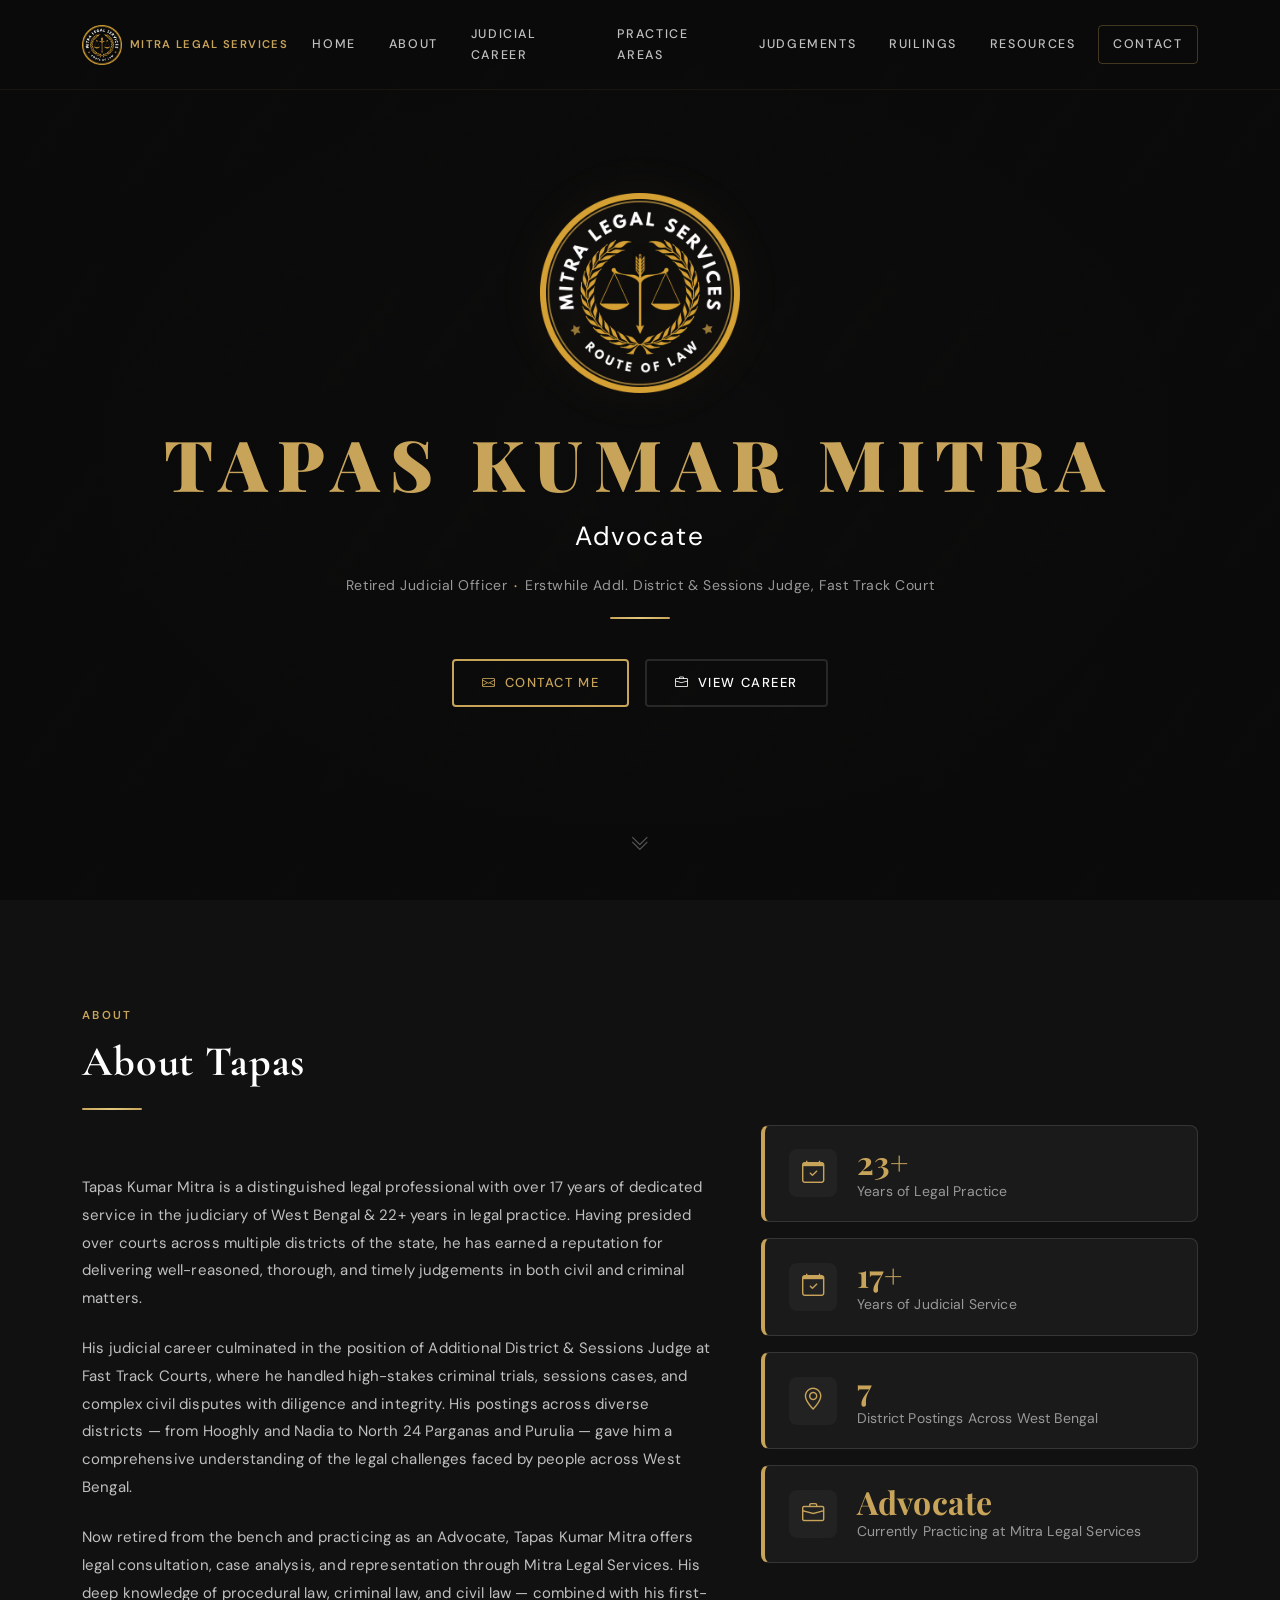
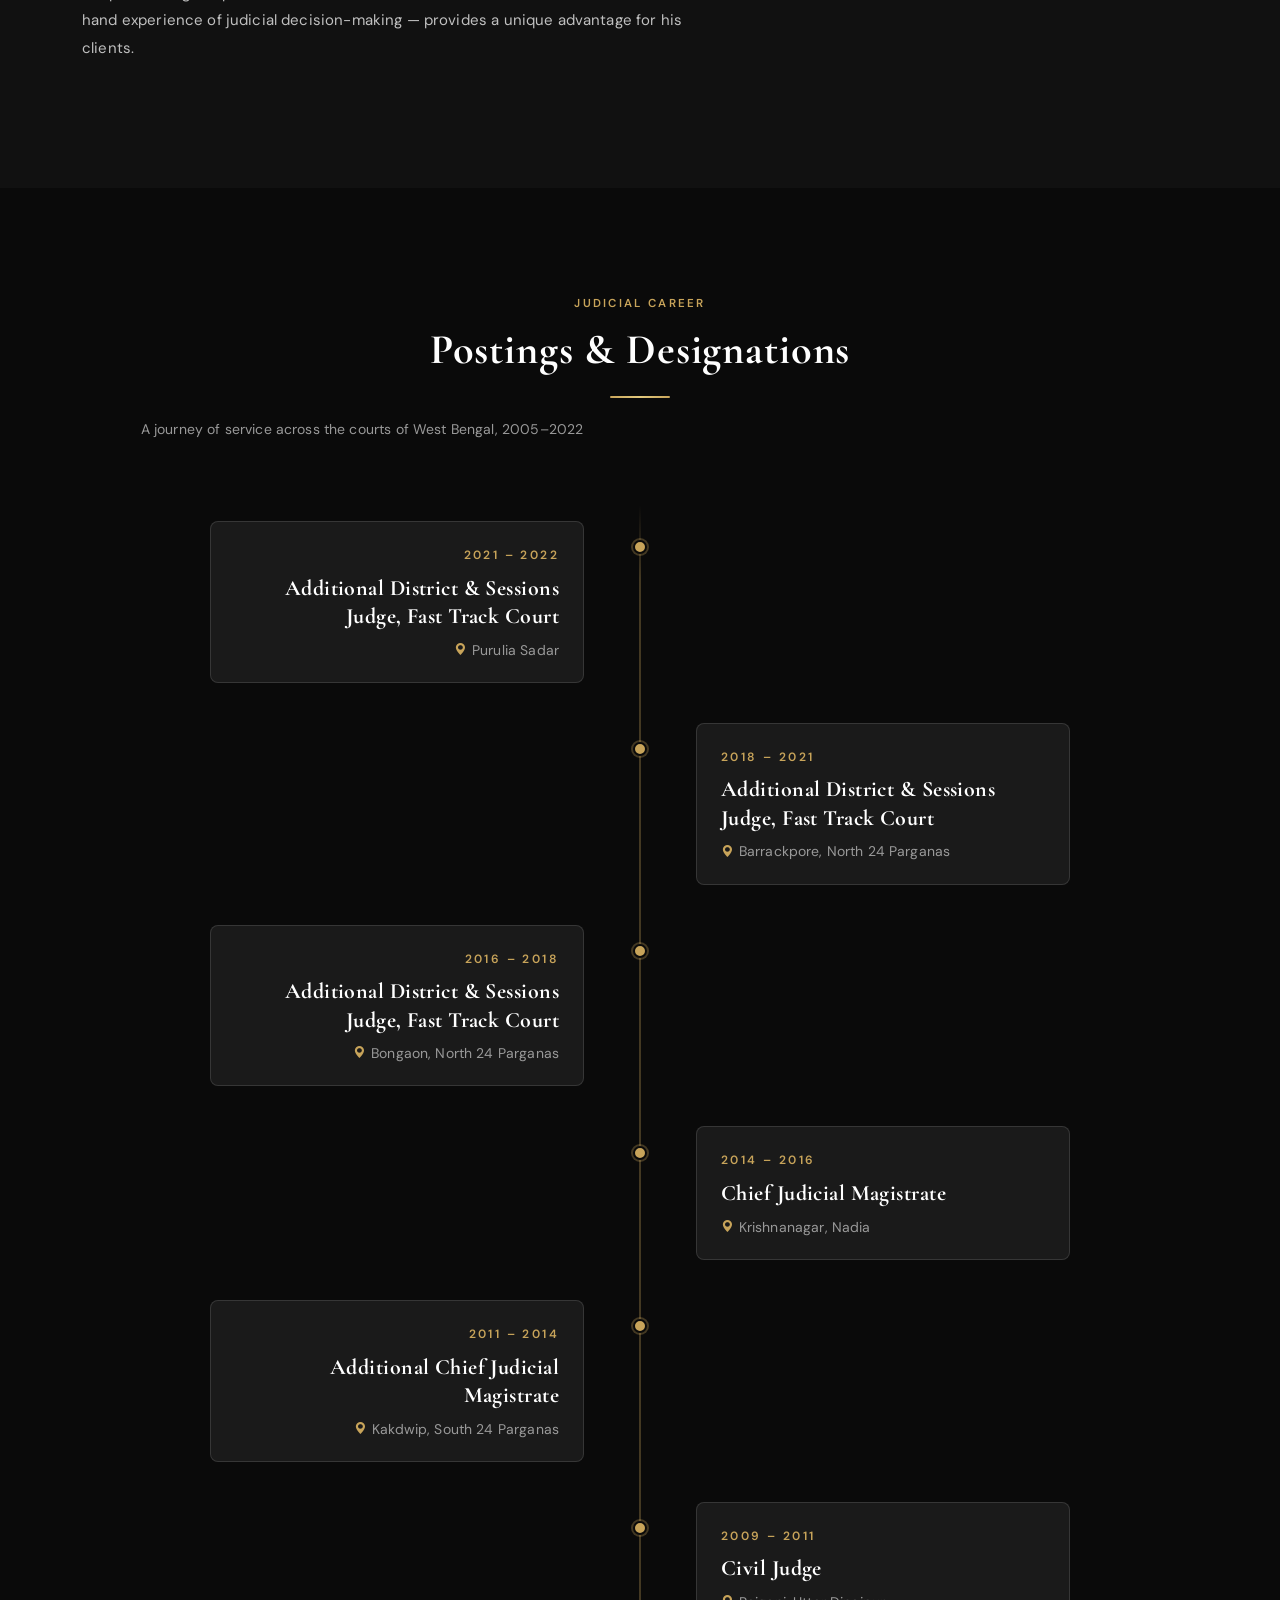
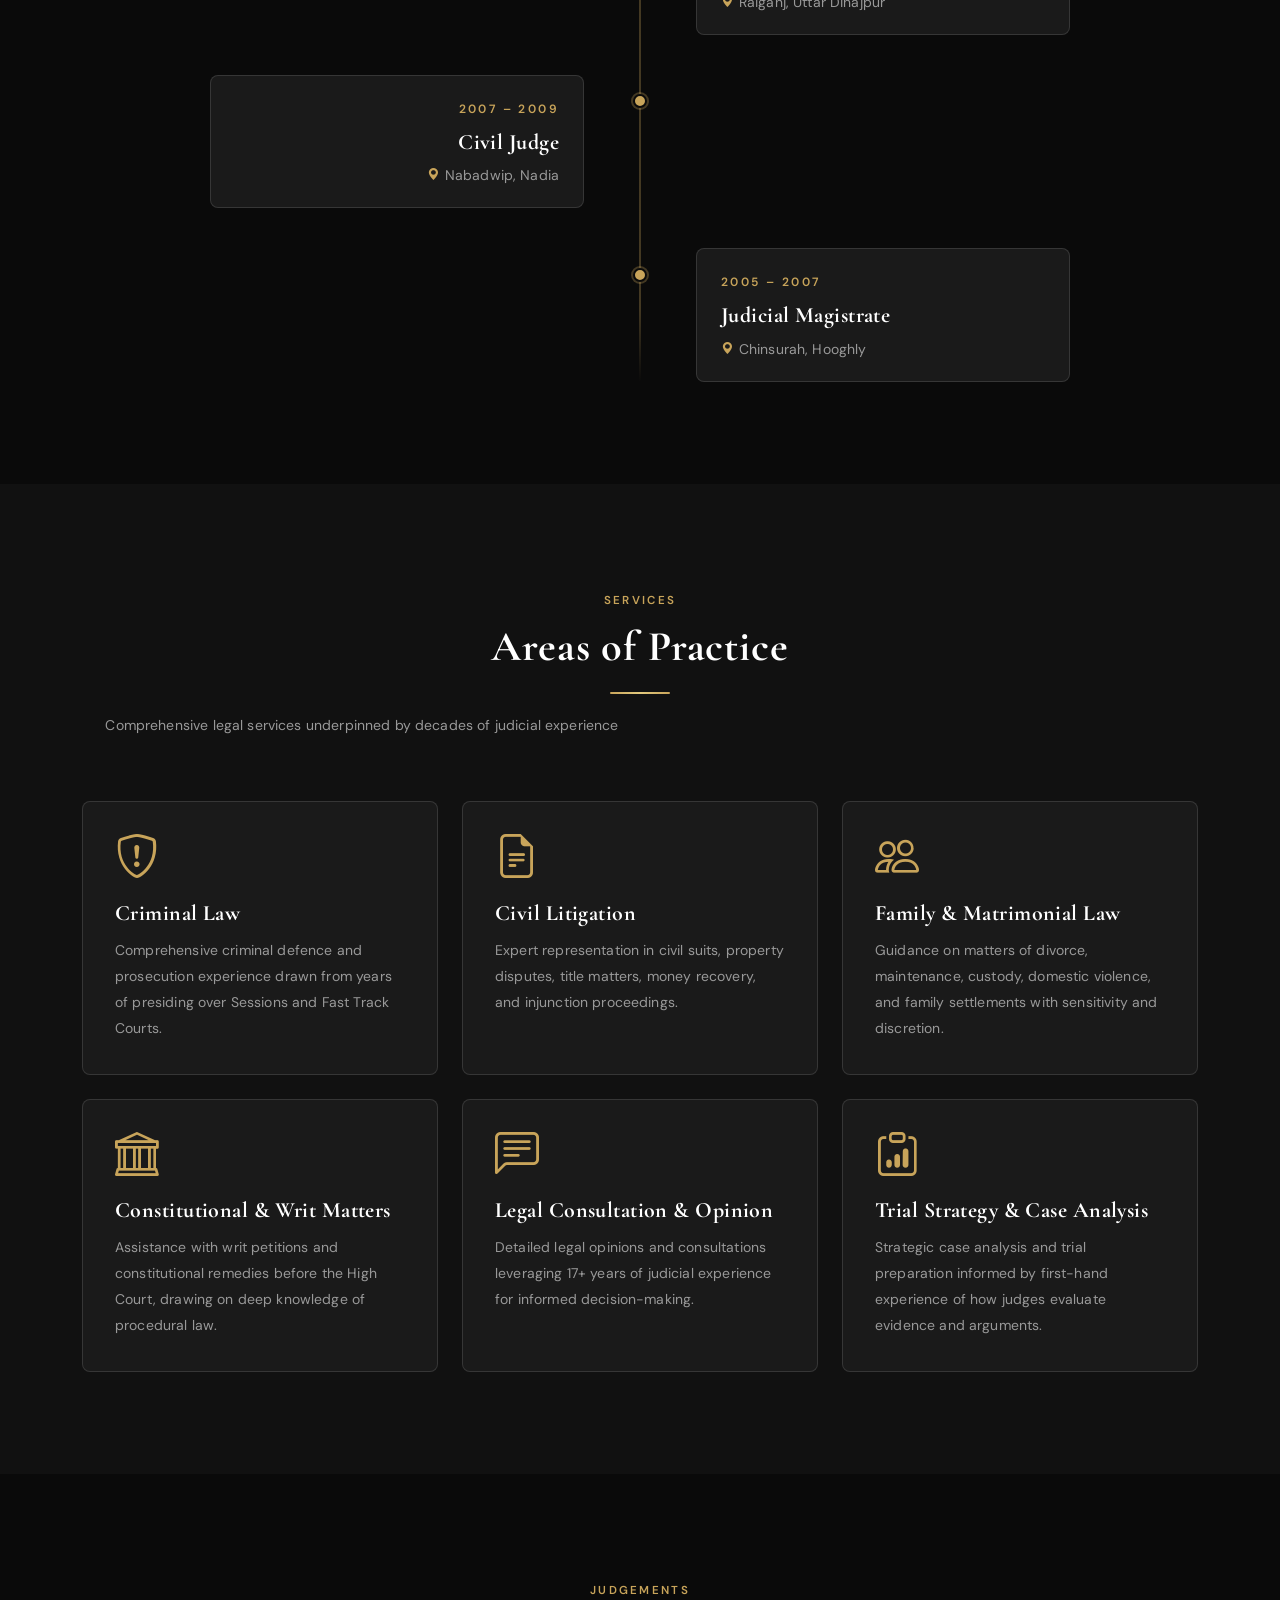
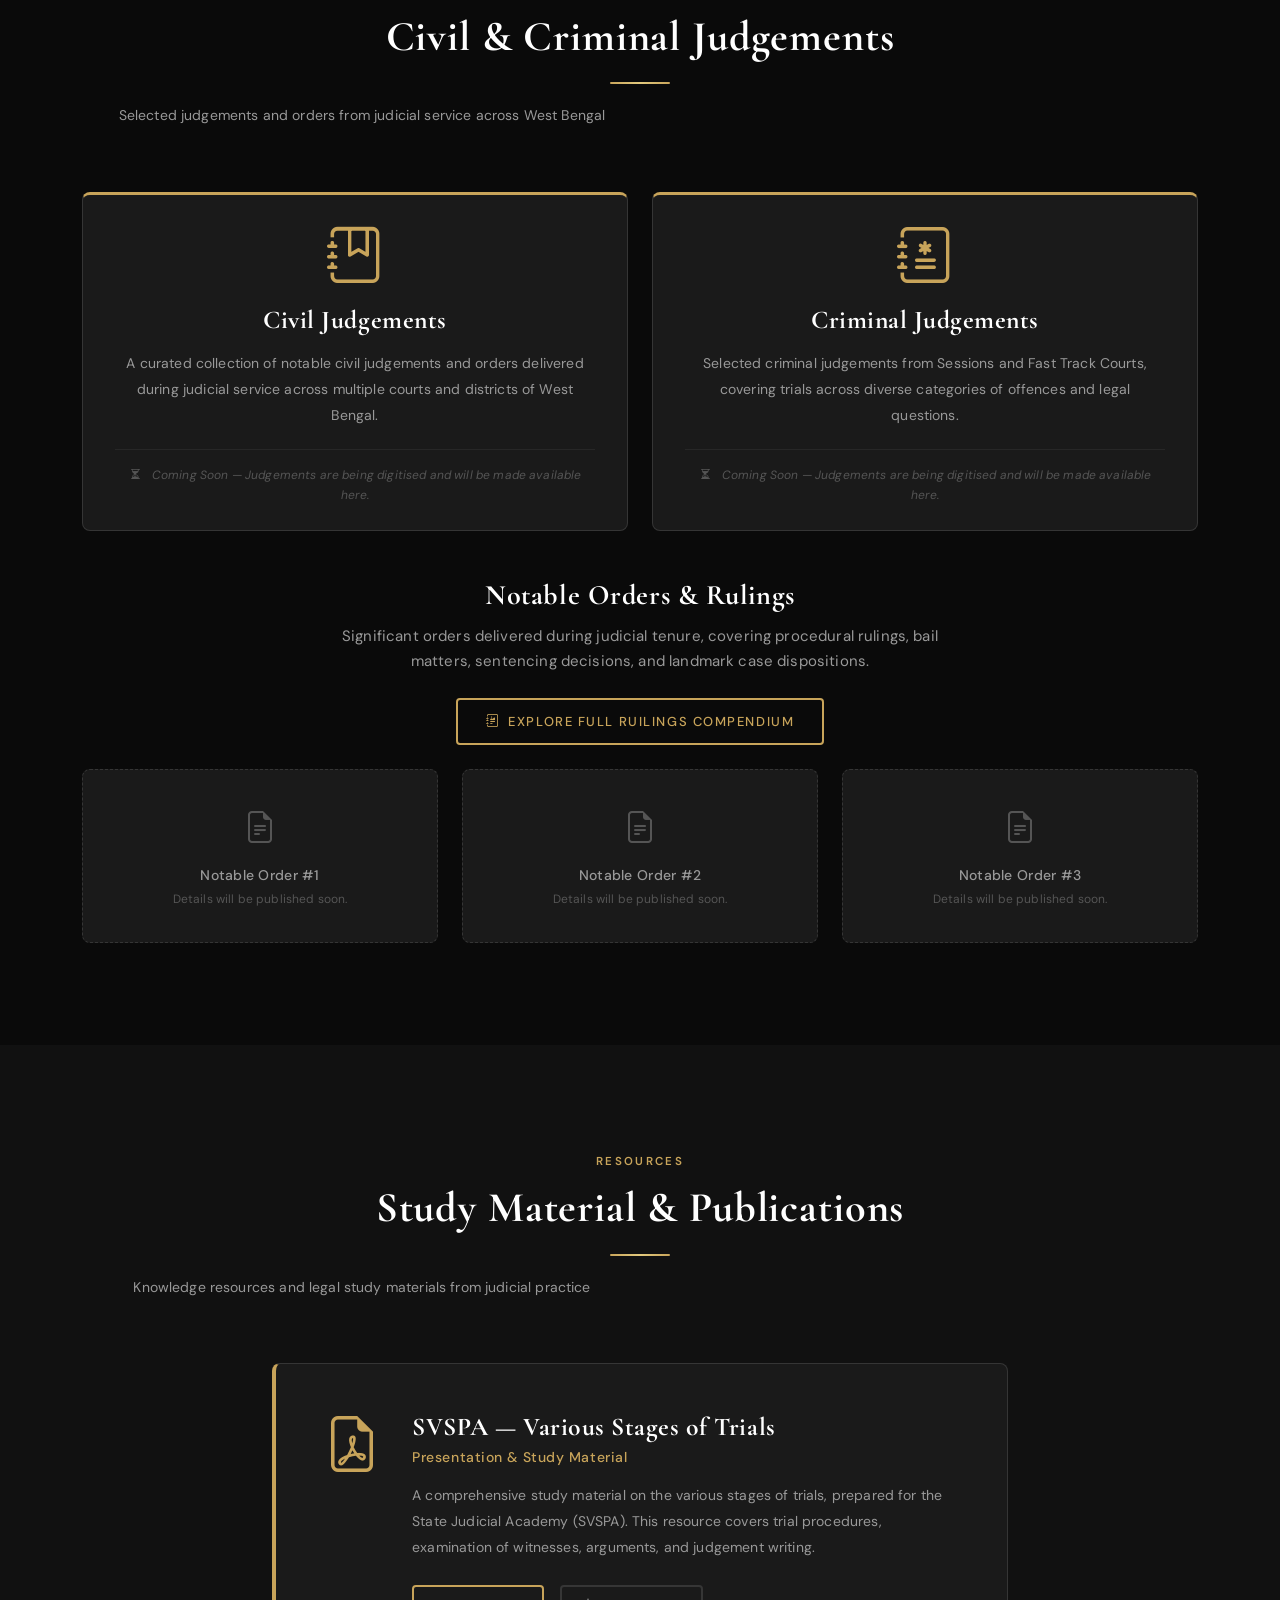
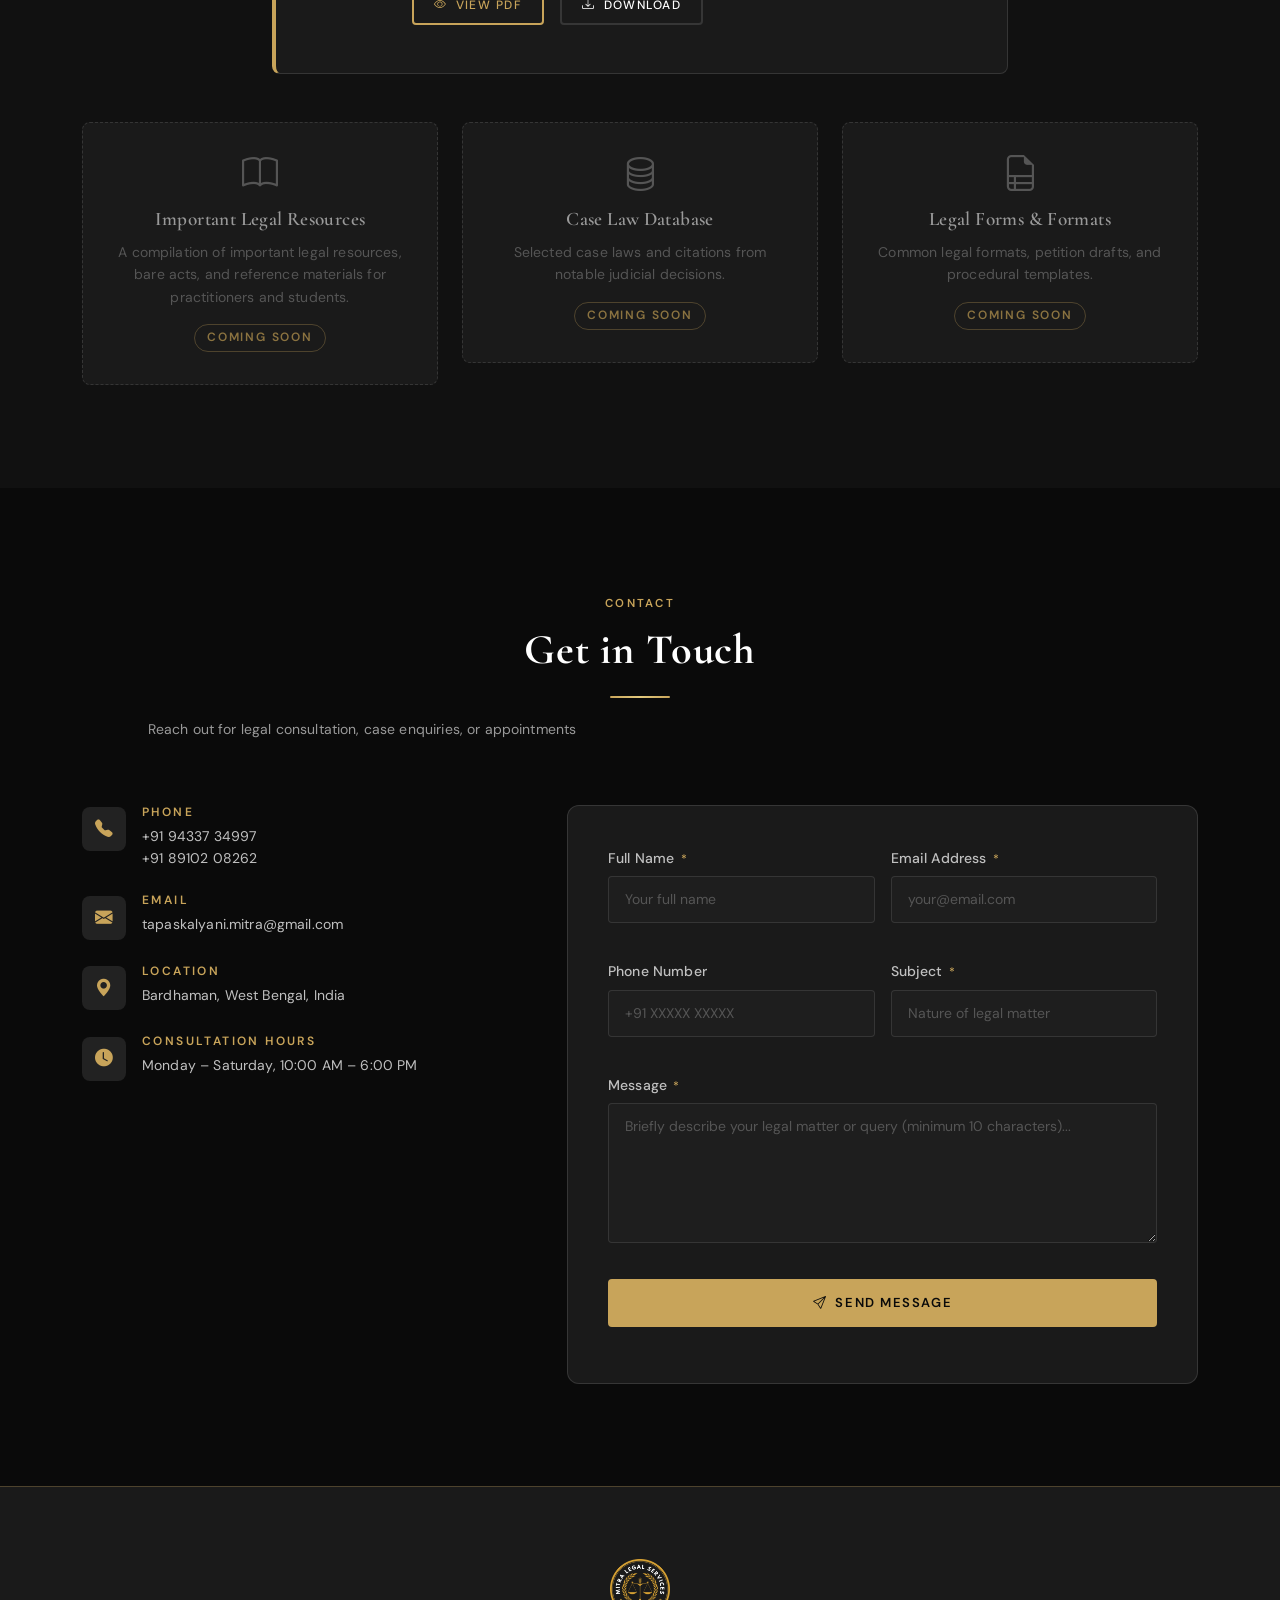
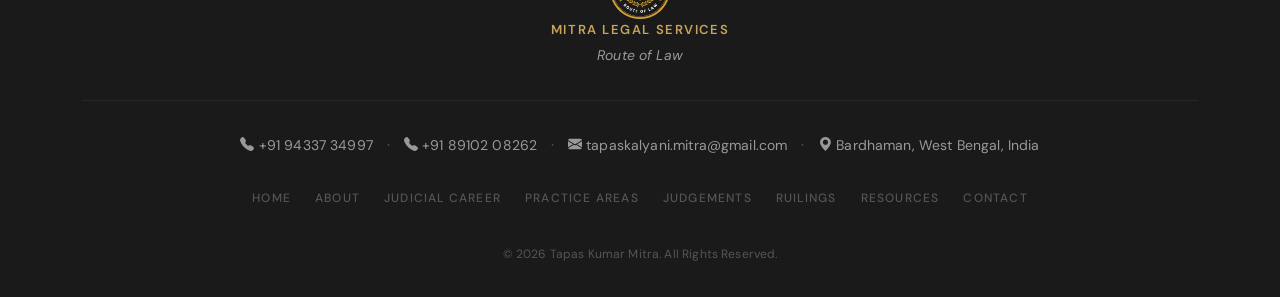
<file: index.html>
<!DOCTYPE html>
<html lang="en" data-bs-theme="dark">
<head>
  <meta charset="UTF-8">
  <meta name="viewport" content="width=device-width, initial-scale=1.0">
  <meta http-equiv="X-UA-Compatible" content="IE=edge">

  <!-- Primary Meta Tags -->
  <title>Tapas Kumar Mitra — Advocate | Mitra Legal Services | Route of Law</title>
  <meta name="title" content="Tapas Kumar Mitra — Advocate | Mitra Legal Services | Route of Law">
  <meta name="description" content="Tapas Kumar Mitra is an Advocate and Retired Judicial Officer (Erstwhile Additional District &amp; Sessions Judge, Fast Track Court). Legal consultation and representation through Mitra Legal Services, Bardhaman, West Bengal, India. 17+ years of judicial experience.">
  <meta name="keywords" content="Tapas Kumar Mitra, Advocate, Mitra Legal Services, Retired Judicial Officer, Additional District Sessions Judge, Fast Track Court, Bardhaman, West Bengal, Legal Services, Criminal Law, Civil Law, Lawyer India">
  <meta name="author" content="Tapas Kumar Mitra">
  <meta name="robots" content="index, follow">
  <link rel="canonical" href="https://tapasmitra.com/">

  <!-- Open Graph -->
  <meta property="og:type" content="website">
  <meta property="og:url" content="https://tapasmitra.com/">
  <meta property="og:title" content="Tapas Kumar Mitra — Advocate | Mitra Legal Services">
  <meta property="og:description" content="Advocate and Retired Judicial Officer with 17+ years of judicial experience & 22+ years of legal practice. Legal consultation through Mitra Legal Services, Bardhaman, West Bengal.">
  <meta property="og:image" content="https://tapasmitra.com/assets/img/og-image.jpg">
  <meta property="og:image:width" content="1200">
  <meta property="og:image:height" content="630">
  <meta property="og:locale" content="en_IN">
  <meta property="og:site_name" content="Mitra Legal Services">

  <!-- Twitter -->
  <meta property="twitter:card" content="summary_large_image">
  <meta property="twitter:url" content="https://tapasmitra.com/">
  <meta property="twitter:title" content="Tapas Kumar Mitra — Advocate | Mitra Legal Services">
  <meta property="twitter:description" content="Advocate and Retired Judicial Officer. Legal consultation through Mitra Legal Services, Bardhaman, West Bengal.">
  <meta property="twitter:image" content="https://tapasmitra.com/assets/img/og-image.jpg">

  <!-- Geo Tags -->
  <meta name="geo.region" content="IN-WB">
  <meta name="geo.placename" content="Bardhaman">

  <!-- Favicons -->
  <link rel="icon" type="image/png" sizes="32x32" href="assets/img/favicon-32x32.png">
  <link rel="icon" type="image/png" sizes="16x16" href="assets/img/favicon-16x16.png">
  <link rel="apple-touch-icon" sizes="180x180" href="assets/img/apple-touch-icon.png">
  <link rel="shortcut icon" href="favicon.ico">

  <!-- Theme Color -->
  <meta name="theme-color" content="#0A0A0A">
  <meta name="msapplication-TileColor" content="#0A0A0A">

  <!-- Structured Data (JSON-LD) -->
  <script type="application/ld+json">
  {
    "@context": "https://schema.org",
    "@type": "Attorney",
    "name": "Tapas Kumar Mitra",
    "alternateName": "Mitra Legal Services",
    "description": "Advocate and Retired Judicial Officer (Erstwhile Additional District & Sessions Judge, Fast Track Court) offering legal consultation and representation.",
    "url": "https://tapasmitra.com",
    "telephone": ["+91-94337-34997", "+91-89102-08262"],
    "email": "tapaskalyani.mitra@gmail.com",
    "address": {
      "@type": "PostalAddress",
      "addressLocality": "Bardhaman",
      "addressRegion": "West Bengal",
      "addressCountry": "IN"
    },
    "knowsAbout": ["Criminal Law", "Civil Litigation", "Family Law", "Constitutional Law", "Trial Strategy"],
    "hasCredential": {
      "@type": "EducationalOccupationalCredential",
      "credentialCategory": "Retired Judicial Officer"
    },
    "areaServed": {
      "@type": "State",
      "name": "West Bengal"
    },
    "slogan": "Route of Law"
  }
  </script>

  <!-- Preconnect -->
  <link rel="preconnect" href="https://fonts.googleapis.com">
  <link rel="preconnect" href="https://fonts.gstatic.com" crossorigin>
  <link rel="preconnect" href="https://cdn.jsdelivr.net" crossorigin>

  <!-- Google Fonts -->
  <link href="https://fonts.googleapis.com/css2?family=Playfair+Display:wght@700;900&family=Cormorant+Garamond:wght@500;600;700&family=DM+Sans:opsz,wght@9..40,400;9..40,500;9..40,600&display=swap" rel="stylesheet">

  <!-- Bootstrap 5.3 CSS -->
  <link href="https://cdn.jsdelivr.net/npm/bootstrap@5.3.3/dist/css/bootstrap.min.css" rel="stylesheet">

  <!-- Bootstrap Icons -->
  <link href="https://cdn.jsdelivr.net/npm/bootstrap-icons@1.11.3/font/bootstrap-icons.min.css" rel="stylesheet">

  <!-- Custom CSS (after Bootstrap to override) -->
  <link href="assets/css/style.css" rel="stylesheet">
</head>
<body>

  <!-- ═══════════════════════════════════════════════════════
       PRELOADER
  ════════════════════════════════════════════════════════ -->
  <div id="preloader" aria-hidden="true">
    <div class="preloader-inner">
      <img src="assets/img/logo.png" alt="" class="preloader-logo" width="80" height="80">
      <div class="preloader-ring"></div>
    </div>
  </div>

  <!-- Skip to main content (accessibility) -->
  <a href="#main-content" class="skip-link">Skip to main content</a>

  <!-- ═══════════════════════════════════════════════════════
       NAVIGATION
  ════════════════════════════════════════════════════════ -->
  <header>
    <nav id="mainNav" class="navbar navbar-expand-lg navbar-dark fixed-top" aria-label="Primary navigation">
      <div class="container">

        <!-- Brand -->
        <a class="navbar-brand d-flex align-items-center gap-2" href="#hero" aria-label="Mitra Legal Services — Home">
          <img src="assets/img/logo.png" alt="Mitra Legal Services Logo" class="navbar-logo" width="40" height="40" loading="eager">
          <span class="navbar-brand-text">MITRA LEGAL SERVICES</span>
        </a>

        <!-- Hamburger toggle (mobile) -->
        <button class="navbar-toggler border-0 p-2" type="button"
          data-bs-toggle="offcanvas"
          data-bs-target="#navOffcanvas"
          aria-controls="navOffcanvas"
          aria-label="Toggle navigation">
          <i class="bi bi-list fs-3" style="color: var(--gold-primary);"></i>
        </button>

        <!-- Desktop nav (hidden on mobile — offcanvas handles mobile) -->
        <div class="collapse navbar-collapse justify-content-end" id="navCollapse">
          <ul class="navbar-nav align-items-center gap-1">
            <li class="nav-item"><a class="nav-link" href="#hero">Home</a></li>
            <li class="nav-item"><a class="nav-link" href="#about">About</a></li>
            <li class="nav-item"><a class="nav-link" href="#career">Judicial Career</a></li>
            <li class="nav-item"><a class="nav-link" href="#practice">Practice Areas</a></li>
            <li class="nav-item"><a class="nav-link" href="#judgements">Judgements</a></li>
            <li class="nav-item"><a class="nav-link" href="/ruilings">Ruilings</a></li>
            <li class="nav-item"><a class="nav-link" href="#resources">Resources</a></li>
            <li class="nav-item ms-1">
              <a class="nav-link nav-cta" href="#contact">Contact</a>
            </li>
          </ul>
        </div>

      </div>
    </nav>

    <!-- ── Offcanvas mobile nav ── -->
    <div class="offcanvas offcanvas-end" tabindex="-1" id="navOffcanvas" aria-labelledby="navOffcanvasLabel">
      <div class="offcanvas-header">
        <div class="d-flex align-items-center gap-2" id="navOffcanvasLabel">
          <img src="assets/img/logo.png" alt="Mitra Legal Services Logo" width="36" height="36">
          <span class="offcanvas-brand-text">MITRA LEGAL SERVICES</span>
        </div>
        <button type="button" class="btn-close-custom" data-bs-dismiss="offcanvas" aria-label="Close navigation">
          <i class="bi bi-x-lg" aria-hidden="true"></i>
        </button>
      </div>
      <div class="offcanvas-body d-flex flex-column">
        <ul class="navbar-nav flex-column gap-1 mb-4">
          <li class="nav-item">
            <a class="nav-link offcanvas-nav-link" href="#hero" data-bs-dismiss="offcanvas">
              <i class="bi bi-house me-2" aria-hidden="true"></i>Home
            </a>
          </li>
          <li class="nav-item">
            <a class="nav-link offcanvas-nav-link" href="#about" data-bs-dismiss="offcanvas">
              <i class="bi bi-person me-2" aria-hidden="true"></i>About
            </a>
          </li>
          <li class="nav-item">
            <a class="nav-link offcanvas-nav-link" href="#career" data-bs-dismiss="offcanvas">
              <i class="bi bi-briefcase me-2" aria-hidden="true"></i>Judicial Career
            </a>
          </li>
          <li class="nav-item">
            <a class="nav-link offcanvas-nav-link" href="#practice" data-bs-dismiss="offcanvas">
              <i class="bi bi-journal-text me-2" aria-hidden="true"></i>Practice Areas
            </a>
          </li>
          <li class="nav-item">
            <a class="nav-link offcanvas-nav-link" href="#judgements" data-bs-dismiss="offcanvas">
              <i class="bi bi-book me-2" aria-hidden="true"></i>Judgements
            </a>
          </li>
          <li class="nav-item">
            <a class="nav-link offcanvas-nav-link" href="/ruilings" data-bs-dismiss="offcanvas">
              <i class="bi bi-grid-3x3-gap me-2" aria-hidden="true"></i>Ruilings
            </a>
          </li>
          <li class="nav-item">
            <a class="nav-link offcanvas-nav-link" href="#resources" data-bs-dismiss="offcanvas">
              <i class="bi bi-folder2 me-2" aria-hidden="true"></i>Resources
            </a>
          </li>
          <li class="nav-item">
            <a class="nav-link offcanvas-nav-link" href="#contact" data-bs-dismiss="offcanvas">
              <i class="bi bi-envelope me-2" aria-hidden="true"></i>Contact
            </a>
          </li>
        </ul>

        <div class="offcanvas-footer mt-auto pt-3">
          <p class="mb-1 offcanvas-contact-line">
            <i class="bi bi-telephone-fill me-2" aria-hidden="true"></i>
            <a href="tel:+919433734997">+91 94337 34997</a>
          </p>
          <p class="mb-0 offcanvas-contact-line">
            <i class="bi bi-envelope-fill me-2" aria-hidden="true"></i>
            <a href="mailto:tapaskalyani.mitra@gmail.com">tapaskalyani.mitra@gmail.com</a>
          </p>
        </div>
      </div>
    </div>
  </header>

  <!-- ═══════════════════════════════════════════════════════
       MAIN CONTENT
  ════════════════════════════════════════════════════════ -->
  <main id="main-content">

    <!-- ─────────────────────────────────────────────────
         HERO SECTION
    ──────────────────────────────────────────────────── -->
    <section id="hero" class="hero-section" aria-labelledby="hero-name">
      <div class="hero-bg-pattern" aria-hidden="true"></div>
      <div class="hero-vignette" aria-hidden="true"></div>

      <div class="container h-100 d-flex align-items-center justify-content-center">
        <div class="hero-content text-center">

          <div class="hero-logo-wrap">
            <img
              src="assets/img/logo.png"
              alt="Mitra Legal Services — Scales of Justice Seal"
              class="hero-logo"
              width="200"
              height="200"
              loading="eager"
            >
          </div>

          <h1 id="hero-name" class="hero-name">TAPAS KUMAR MITRA</h1>

          <p class="hero-title">Advocate</p>

          <p class="hero-tagline">
            Retired Judicial Officer
            <span class="hero-separator" aria-hidden="true">&nbsp;•&nbsp;</span>
            Erstwhile Addl. District &amp; Sessions Judge, Fast Track Court
          </p>

          <div class="gold-rule mx-auto hero-rule" aria-hidden="true"></div>

          <div class="hero-cta d-flex flex-wrap justify-content-center gap-3">
            <a href="#contact" class="btn btn-gold-outline">
              <i class="bi bi-envelope me-2" aria-hidden="true"></i>Contact Me
            </a>
            <a href="#career" class="btn btn-ghost">
              <i class="bi bi-briefcase me-2" aria-hidden="true"></i>View Career
            </a>
          </div>

        </div>
      </div>

      <div class="scroll-indicator" id="scrollIndicator" aria-hidden="true">
        <i class="bi bi-chevron-double-down"></i>
      </div>
    </section>

    <!-- ─────────────────────────────────────────────────
         ABOUT
    ──────────────────────────────────────────────────── -->
    <section id="about" class="section section-alt" aria-labelledby="about-heading">
      <div class="container">
        <div class="row g-5 align-items-center">

          <!-- Bio -->
          <div class="col-lg-7">
            <div class="section-heading animate-on-scroll">
              <span class="section-label">ABOUT</span>
              <h2 class="section-title" id="about-heading">About Tapas</h2>
              <div class="gold-rule"></div>
            </div>
            <div class="about-bio animate-on-scroll" data-delay="100">
              <p>Tapas Kumar Mitra is a distinguished legal professional with over 17 years of dedicated service in the judiciary of West Bengal & 22+ years in legal practice. Having presided over courts across multiple districts of the state, he has earned a reputation for delivering well-reasoned, thorough, and timely judgements in both civil and criminal matters.</p>
              <p>His judicial career culminated in the position of Additional District &amp; Sessions Judge at Fast Track Courts, where he handled high-stakes criminal trials, sessions cases, and complex civil disputes with diligence and integrity. His postings across diverse districts — from Hooghly and Nadia to North 24 Parganas and Purulia — gave him a comprehensive understanding of the legal challenges faced by people across West Bengal.</p>
              <p>Now retired from the bench and practicing as an Advocate, Tapas Kumar Mitra offers legal consultation, case analysis, and representation through Mitra Legal Services. His deep knowledge of procedural law, criminal law, and civil law — combined with his first-hand experience of judicial decision-making — provides a unique advantage for his clients.</p>
            </div>
          </div>

          <!-- Stats -->
          <div class="col-lg-5">
            <div class="d-flex flex-column gap-3">

              <div class="stat-card animate-on-scroll" data-delay="150">
                <div class="stat-icon" aria-hidden="true">
                  <i class="bi bi-calendar-check"></i>
                </div>
                <div class="stat-body">
                  <div class="stat-number">23+</div>
                  <div class="stat-label">Years of Legal Practice</div>
                </div>
              </div>

              <div class="stat-card animate-on-scroll" data-delay="150">
                <div class="stat-icon" aria-hidden="true">
                  <i class="bi bi-calendar-check"></i>
                </div>
                <div class="stat-body">
                  <div class="stat-number">17+</div>
                  <div class="stat-label">Years of Judicial Service</div>
                </div>
              </div>

              <div class="stat-card animate-on-scroll" data-delay="250">
                <div class="stat-icon" aria-hidden="true">
                  <i class="bi bi-geo-alt"></i>
                </div>
                <div class="stat-body">
                  <div class="stat-number">7</div>
                  <div class="stat-label">District Postings Across West Bengal</div>
                </div>
              </div>

              <div class="stat-card animate-on-scroll" data-delay="350">
                <div class="stat-icon" aria-hidden="true">
                  <i class="bi bi-briefcase"></i>
                </div>
                <div class="stat-body">
                  <div class="stat-number">Advocate</div>
                  <div class="stat-label">Currently Practicing at Mitra Legal Services</div>
                </div>
              </div>

            </div>
          </div>

        </div>
      </div>
    </section>

    <!-- ─────────────────────────────────────────────────
         JUDICIAL CAREER TIMELINE
    ──────────────────────────────────────────────────── -->
    <section id="career" class="section" aria-labelledby="career-heading">
      <div class="container">

        <div class="section-heading text-center animate-on-scroll">
          <span class="section-label">JUDICIAL CAREER</span>
          <h2 class="section-title" id="career-heading">Postings &amp; Designations</h2>
          <div class="gold-rule mx-auto"></div>
          <p class="section-subtitle">A journey of service across the courts of West Bengal, 2005–2022</p>
        </div>

        <ol class="timeline" aria-label="Judicial career timeline — most recent first">

          <li class="timeline-item timeline-right animate-on-scroll" data-delay="0">
            <div class="timeline-marker" aria-hidden="true"><span></span></div>
            <article class="timeline-content">
              <time class="timeline-date" datetime="2021/2022">2021 – 2022</time>
              <h3 class="timeline-role">Additional District &amp; Sessions Judge, Fast Track Court</h3>
              <p class="timeline-location">
                <i class="bi bi-geo-alt-fill" aria-hidden="true"></i>
                Purulia Sadar
              </p>
            </article>
          </li>

          <li class="timeline-item timeline-left animate-on-scroll" data-delay="100">
            <div class="timeline-marker" aria-hidden="true"><span></span></div>
            <article class="timeline-content">
              <time class="timeline-date" datetime="2018/2021">2018 – 2021</time>
              <h3 class="timeline-role">Additional District &amp; Sessions Judge, Fast Track Court</h3>
              <p class="timeline-location">
                <i class="bi bi-geo-alt-fill" aria-hidden="true"></i>
                Barrackpore, North 24 Parganas
              </p>
            </article>
          </li>

          <li class="timeline-item timeline-right animate-on-scroll" data-delay="200">
            <div class="timeline-marker" aria-hidden="true"><span></span></div>
            <article class="timeline-content">
              <time class="timeline-date" datetime="2016/2018">2016 – 2018</time>
              <h3 class="timeline-role">Additional District &amp; Sessions Judge, Fast Track Court</h3>
              <p class="timeline-location">
                <i class="bi bi-geo-alt-fill" aria-hidden="true"></i>
                Bongaon, North 24 Parganas
              </p>
            </article>
          </li>

          <li class="timeline-item timeline-left animate-on-scroll" data-delay="300">
            <div class="timeline-marker" aria-hidden="true"><span></span></div>
            <article class="timeline-content">
              <time class="timeline-date" datetime="2014/2016">2014 – 2016</time>
              <h3 class="timeline-role">Chief Judicial Magistrate</h3>
              <p class="timeline-location">
                <i class="bi bi-geo-alt-fill" aria-hidden="true"></i>
                Krishnanagar, Nadia
              </p>
            </article>
          </li>

          <li class="timeline-item timeline-right animate-on-scroll" data-delay="400">
            <div class="timeline-marker" aria-hidden="true"><span></span></div>
            <article class="timeline-content">
              <time class="timeline-date" datetime="2011/2014">2011 – 2014</time>
              <h3 class="timeline-role">Additional Chief Judicial Magistrate</h3>
              <p class="timeline-location">
                <i class="bi bi-geo-alt-fill" aria-hidden="true"></i>
                Kakdwip, South 24 Parganas
              </p>
            </article>
          </li>

          <li class="timeline-item timeline-left animate-on-scroll" data-delay="500">
            <div class="timeline-marker" aria-hidden="true"><span></span></div>
            <article class="timeline-content">
              <time class="timeline-date" datetime="2009/2011">2009 – 2011</time>
              <h3 class="timeline-role">Civil Judge</h3>
              <p class="timeline-location">
                <i class="bi bi-geo-alt-fill" aria-hidden="true"></i>
                Raiganj, Uttar Dinajpur
              </p>
            </article>
          </li>

          <li class="timeline-item timeline-right animate-on-scroll" data-delay="600">
            <div class="timeline-marker" aria-hidden="true"><span></span></div>
            <article class="timeline-content">
              <time class="timeline-date" datetime="2007/2009">2007 – 2009</time>
              <h3 class="timeline-role">Civil Judge</h3>
              <p class="timeline-location">
                <i class="bi bi-geo-alt-fill" aria-hidden="true"></i>
                Nabadwip, Nadia
              </p>
            </article>
          </li>

          <li class="timeline-item timeline-left animate-on-scroll" data-delay="700">
            <div class="timeline-marker" aria-hidden="true"><span></span></div>
            <article class="timeline-content">
              <time class="timeline-date" datetime="2005/2007">2005 – 2007</time>
              <h3 class="timeline-role">Judicial Magistrate</h3>
              <p class="timeline-location">
                <i class="bi bi-geo-alt-fill" aria-hidden="true"></i>
                Chinsurah, Hooghly
              </p>
            </article>
          </li>

        </ol>
      </div>
    </section>

    <!-- ─────────────────────────────────────────────────
         PRACTICE AREAS
    ──────────────────────────────────────────────────── -->
    <section id="practice" class="section section-alt" aria-labelledby="practice-heading">
      <div class="container">

        <div class="section-heading text-center animate-on-scroll">
          <span class="section-label">SERVICES</span>
          <h2 class="section-title" id="practice-heading">Areas of Practice</h2>
          <div class="gold-rule mx-auto"></div>
          <p class="section-subtitle">Comprehensive legal services underpinned by decades of judicial experience</p>
        </div>

        <div class="row g-4">

          <div class="col-lg-4 col-md-6">
            <div class="practice-card h-100 animate-on-scroll" data-delay="0">
              <div class="practice-icon" aria-hidden="true">
                <i class="bi bi-shield-exclamation"></i>
              </div>
              <h3 class="practice-title">Criminal Law</h3>
              <p class="practice-desc">Comprehensive criminal defence and prosecution experience drawn from years of presiding over Sessions and Fast Track Courts.</p>
            </div>
          </div>

          <div class="col-lg-4 col-md-6">
            <div class="practice-card h-100 animate-on-scroll" data-delay="100">
              <div class="practice-icon" aria-hidden="true">
                <i class="bi bi-file-earmark-text"></i>
              </div>
              <h3 class="practice-title">Civil Litigation</h3>
              <p class="practice-desc">Expert representation in civil suits, property disputes, title matters, money recovery, and injunction proceedings.</p>
            </div>
          </div>

          <div class="col-lg-4 col-md-6">
            <div class="practice-card h-100 animate-on-scroll" data-delay="200">
              <div class="practice-icon" aria-hidden="true">
                <i class="bi bi-people"></i>
              </div>
              <h3 class="practice-title">Family &amp; Matrimonial Law</h3>
              <p class="practice-desc">Guidance on matters of divorce, maintenance, custody, domestic violence, and family settlements with sensitivity and discretion.</p>
            </div>
          </div>

          <div class="col-lg-4 col-md-6">
            <div class="practice-card h-100 animate-on-scroll" data-delay="300">
              <div class="practice-icon" aria-hidden="true">
                <i class="bi bi-bank"></i>
              </div>
              <h3 class="practice-title">Constitutional &amp; Writ Matters</h3>
              <p class="practice-desc">Assistance with writ petitions and constitutional remedies before the High Court, drawing on deep knowledge of procedural law.</p>
            </div>
          </div>

          <div class="col-lg-4 col-md-6">
            <div class="practice-card h-100 animate-on-scroll" data-delay="400">
              <div class="practice-icon" aria-hidden="true">
                <i class="bi bi-chat-left-text"></i>
              </div>
              <h3 class="practice-title">Legal Consultation &amp; Opinion</h3>
              <p class="practice-desc">Detailed legal opinions and consultations leveraging 17+ years of judicial experience for informed decision-making.</p>
            </div>
          </div>

          <div class="col-lg-4 col-md-6">
            <div class="practice-card h-100 animate-on-scroll" data-delay="500">
              <div class="practice-icon" aria-hidden="true">
                <i class="bi bi-clipboard-data"></i>
              </div>
              <h3 class="practice-title">Trial Strategy &amp; Case Analysis</h3>
              <p class="practice-desc">Strategic case analysis and trial preparation informed by first-hand experience of how judges evaluate evidence and arguments.</p>
            </div>
          </div>

        </div>
      </div>
    </section>

    <!-- ─────────────────────────────────────────────────
         JUDGEMENTS & NOTABLE ORDERS
    ──────────────────────────────────────────────────── -->
    <section id="judgements" class="section" aria-labelledby="judgements-heading">
      <div class="container">

        <div class="section-heading text-center animate-on-scroll">
          <span class="section-label">JUDGEMENTS</span>
          <h2 class="section-title" id="judgements-heading">Civil &amp; Criminal Judgements</h2>
          <div class="gold-rule mx-auto"></div>
          <p class="section-subtitle">Selected judgements and orders from judicial service across West Bengal</p>
        </div>

        <!-- Main cards -->
        <div class="row g-4 mb-5">

          <div class="col-lg-6">
            <div class="judgement-card h-100 animate-on-scroll" data-delay="0">
              <div class="judgement-card-icon" aria-hidden="true">
                <i class="bi bi-journal-bookmark"></i>
              </div>
              <h3 class="judgement-card-title">Civil Judgements</h3>
              <p class="judgement-card-desc">A curated collection of notable civil judgements and orders delivered during judicial service across multiple courts and districts of West Bengal.</p>
              <div class="judgement-card-status">
                <i class="bi bi-hourglass-split me-2" aria-hidden="true"></i>
                Coming Soon — Judgements are being digitised and will be made available here.
              </div>
            </div>
          </div>

          <div class="col-lg-6">
            <div class="judgement-card h-100 animate-on-scroll" data-delay="150">
              <div class="judgement-card-icon" aria-hidden="true">
                <i class="bi bi-journal-medical"></i>
              </div>
              <h3 class="judgement-card-title">Criminal Judgements</h3>
              <p class="judgement-card-desc">Selected criminal judgements from Sessions and Fast Track Courts, covering trials across diverse categories of offences and legal questions.</p>
              <div class="judgement-card-status">
                <i class="bi bi-hourglass-split me-2" aria-hidden="true"></i>
                Coming Soon — Judgements are being digitised and will be made available here.
              </div>
            </div>
          </div>

        </div>

        <!-- Notable Orders -->
        <div class="animate-on-scroll">
          <h3 class="notable-orders-heading text-center">Notable Orders &amp; Rulings</h3>
          <p class="text-center mb-4" style="color:var(--text-muted);max-width:620px;margin-inline:auto;">
            Significant orders delivered during judicial tenure, covering procedural rulings, bail matters, sentencing decisions, and landmark case dispositions.
          </p>
          <div class="text-center mb-4">
            <a href="/ruilings" class="btn btn-gold-outline">
              <i class="bi bi-journal-richtext me-2" aria-hidden="true"></i>Explore Full Ruilings Compendium
            </a>
          </div>
          <div class="row g-4">
            <div class="col-lg-4 col-md-6">
              <div class="order-placeholder animate-on-scroll" data-delay="0">
                <i class="bi bi-file-earmark-text" aria-hidden="true"></i>
                <h4>Notable Order #1</h4>
                <p>Details will be published soon.</p>
              </div>
            </div>
            <div class="col-lg-4 col-md-6">
              <div class="order-placeholder animate-on-scroll" data-delay="100">
                <i class="bi bi-file-earmark-text" aria-hidden="true"></i>
                <h4>Notable Order #2</h4>
                <p>Details will be published soon.</p>
              </div>
            </div>
            <div class="col-lg-4 col-md-6">
              <div class="order-placeholder animate-on-scroll" data-delay="200">
                <i class="bi bi-file-earmark-text" aria-hidden="true"></i>
                <h4>Notable Order #3</h4>
                <p>Details will be published soon.</p>
              </div>
            </div>
          </div>
        </div>

      </div>
    </section>

    <!-- ─────────────────────────────────────────────────
         RESOURCES
    ──────────────────────────────────────────────────── -->
    <section id="resources" class="section section-alt" aria-labelledby="resources-heading">
      <div class="container">

        <div class="section-heading text-center animate-on-scroll">
          <span class="section-label">RESOURCES</span>
          <h2 class="section-title" id="resources-heading">Study Material &amp; Publications</h2>
          <div class="gold-rule mx-auto"></div>
          <p class="section-subtitle">Knowledge resources and legal study materials from judicial practice</p>
        </div>

        <!-- Featured: SVSPA -->
        <div class="row justify-content-center mb-5">
          <div class="col-lg-9 col-xl-8">
            <div class="resource-featured animate-on-scroll">
              <div class="resource-featured-icon" aria-hidden="true">
                <i class="bi bi-file-earmark-pdf"></i>
              </div>
              <div class="resource-featured-body">
                <h3 class="resource-featured-title">SVSPA — Various Stages of Trials</h3>
                <p class="resource-featured-subtitle">Presentation &amp; Study Material</p>
                <p class="resource-featured-desc">A comprehensive study material on the various stages of trials, prepared for the State Judicial Academy (SVSPA). This resource covers trial procedures, examination of witnesses, arguments, and judgement writing.</p>
                <div class="d-flex flex-wrap gap-3">
                  <a
                    href="https://drive.google.com/file/d/1F1ikufO-_DhKkcSzjEaHJWm7oN8V5od6/view?usp=sharing"
                    target="_blank"
                    rel="noopener noreferrer"
                    class="btn btn-gold-outline btn-sm"
                    aria-label="View SVSPA study material PDF on Google Drive (opens in new tab)"
                  >
                    <i class="bi bi-eye me-2" aria-hidden="true"></i>View PDF
                  </a>
                  <a
                    href="https://drive.google.com/uc?export=download&id=1F1ikufO-_DhKkcSzjEaHJWm7oN8V5od6"
                    target="_blank"
                    rel="noopener noreferrer"
                    class="btn btn-ghost btn-sm"
                    aria-label="Download SVSPA study material PDF"
                  >
                    <i class="bi bi-download me-2" aria-hidden="true"></i>Download
                  </a>
                </div>
              </div>
            </div>
          </div>
        </div>

        <!-- Additional resource placeholders -->
        <div class="row g-4">

          <div class="col-lg-4 col-md-6">
            <div class="resource-placeholder animate-on-scroll" data-delay="0">
              <div class="resource-placeholder-icon" aria-hidden="true">
                <i class="bi bi-book"></i>
              </div>
              <h3 class="resource-placeholder-title">Important Legal Resources</h3>
              <p class="resource-placeholder-desc">A compilation of important legal resources, bare acts, and reference materials for practitioners and students.</p>
              <span class="resource-coming-soon">Coming Soon</span>
            </div>
          </div>

          <div class="col-lg-4 col-md-6">
            <div class="resource-placeholder animate-on-scroll" data-delay="100">
              <div class="resource-placeholder-icon" aria-hidden="true">
                <i class="bi bi-database"></i>
              </div>
              <h3 class="resource-placeholder-title">Case Law Database</h3>
              <p class="resource-placeholder-desc">Selected case laws and citations from notable judicial decisions.</p>
              <span class="resource-coming-soon">Coming Soon</span>
            </div>
          </div>

          <div class="col-lg-4 col-md-6">
            <div class="resource-placeholder animate-on-scroll" data-delay="200">
              <div class="resource-placeholder-icon" aria-hidden="true">
                <i class="bi bi-file-earmark-ruled"></i>
              </div>
              <h3 class="resource-placeholder-title">Legal Forms &amp; Formats</h3>
              <p class="resource-placeholder-desc">Common legal formats, petition drafts, and procedural templates.</p>
              <span class="resource-coming-soon">Coming Soon</span>
            </div>
          </div>

        </div>

      </div>
    </section>

    <!-- ─────────────────────────────────────────────────
         CONTACT
    ──────────────────────────────────────────────────── -->
    <section id="contact" class="section" aria-labelledby="contact-heading">
      <div class="container">

        <div class="section-heading text-center animate-on-scroll">
          <span class="section-label">CONTACT</span>
          <h2 class="section-title" id="contact-heading">Get in Touch</h2>
          <div class="gold-rule mx-auto"></div>
          <p class="section-subtitle">Reach out for legal consultation, case enquiries, or appointments</p>
        </div>

        <div class="row g-5">

          <!-- Contact Info -->
          <div class="col-lg-5">
            <div class="contact-info animate-on-scroll">

              <div class="contact-info-item">
                <div class="contact-info-icon" aria-hidden="true">
                  <i class="bi bi-telephone-fill"></i>
                </div>
                <div class="contact-info-body">
                  <h3 class="contact-info-label">Phone</h3>
                  <a href="tel:+919433734997" class="contact-info-value d-block" aria-label="Call +91 94337 34997">+91 94337 34997</a>
                  <a href="tel:+918910208262" class="contact-info-value d-block" aria-label="Call +91 89102 08262">+91 89102 08262</a>
                </div>
              </div>

              <div class="contact-info-item">
                <div class="contact-info-icon" aria-hidden="true">
                  <i class="bi bi-envelope-fill"></i>
                </div>
                <div class="contact-info-body">
                  <h3 class="contact-info-label">Email</h3>
                  <a href="mailto:tapaskalyani.mitra@gmail.com" class="contact-info-value" aria-label="Send email to tapaskalyani.mitra@gmail.com">tapaskalyani.mitra@gmail.com</a>
                </div>
              </div>

              <div class="contact-info-item">
                <div class="contact-info-icon" aria-hidden="true">
                  <i class="bi bi-geo-alt-fill"></i>
                </div>
                <div class="contact-info-body">
                  <h3 class="contact-info-label">Location</h3>
                  <p class="contact-info-value mb-0">Bardhaman, West Bengal, India</p>
                </div>
              </div>

              <div class="contact-info-item">
                <div class="contact-info-icon" aria-hidden="true">
                  <i class="bi bi-clock-fill"></i>
                </div>
                <div class="contact-info-body">
                  <h3 class="contact-info-label">Consultation Hours</h3>
                  <p class="contact-info-value mb-0">Monday – Saturday, 10:00 AM – 6:00 PM</p>
                </div>
              </div>

            </div>
          </div>

          <!-- Contact Form -->
          <div class="col-lg-7">
            <div class="contact-form-wrap animate-on-scroll" data-delay="150">
              <!--
                FORMSPREE SETUP:
                1. Visit https://formspree.io and sign up
                2. Create a new form pointing to tapaskalyani.mitra@gmail.com
                3. Replace "YOUR_FORM_ID" in the action attribute below with your actual Formspree form ID
                   Example: action="https://formspree.io/f/xpzvgkbd"
                The form currently falls back to a mailto: link via JavaScript if Formspree is not configured.
              -->
              <form
                id="contact-form"
                action="https://formspree.io/f/YOUR_FORM_ID"
                method="POST"
                novalidate
                aria-label="Contact form"
              >
                <div class="row g-3">

                  <div class="col-md-6">
                    <label for="contact-name" class="form-label">
                      Full Name <span class="required-mark" aria-label="required">*</span>
                    </label>
                    <input
                      type="text"
                      id="contact-name"
                      name="name"
                      class="form-control form-control-custom"
                      placeholder="Your full name"
                      required
                      aria-required="true"
                      aria-describedby="name-error"
                    >
                    <div id="name-error" class="form-error" role="alert" aria-live="polite"></div>
                  </div>

                  <div class="col-md-6">
                    <label for="contact-email" class="form-label">
                      Email Address <span class="required-mark" aria-label="required">*</span>
                    </label>
                    <input
                      type="email"
                      id="contact-email"
                      name="email"
                      class="form-control form-control-custom"
                      placeholder="your@email.com"
                      required
                      aria-required="true"
                      aria-describedby="email-error"
                    >
                    <div id="email-error" class="form-error" role="alert" aria-live="polite"></div>
                  </div>

                  <div class="col-md-6">
                    <label for="contact-phone" class="form-label">Phone Number</label>
                    <input
                      type="tel"
                      id="contact-phone"
                      name="phone"
                      class="form-control form-control-custom"
                      placeholder="+91 XXXXX XXXXX"
                    >
                  </div>

                  <div class="col-md-6">
                    <label for="contact-subject" class="form-label">
                      Subject <span class="required-mark" aria-label="required">*</span>
                    </label>
                    <input
                      type="text"
                      id="contact-subject"
                      name="subject"
                      class="form-control form-control-custom"
                      placeholder="Nature of legal matter"
                      required
                      aria-required="true"
                      aria-describedby="subject-error"
                    >
                    <div id="subject-error" class="form-error" role="alert" aria-live="polite"></div>
                  </div>

                  <div class="col-12">
                    <label for="contact-message" class="form-label">
                      Message <span class="required-mark" aria-label="required">*</span>
                    </label>
                    <textarea
                      id="contact-message"
                      name="message"
                      class="form-control form-control-custom"
                      rows="5"
                      placeholder="Briefly describe your legal matter or query (minimum 10 characters)..."
                      required
                      aria-required="true"
                      aria-describedby="message-error"
                    ></textarea>
                    <div id="message-error" class="form-error" role="alert" aria-live="polite"></div>
                  </div>

                  <div class="col-12">
                    <button type="submit" id="submit-btn" class="btn btn-gold-filled w-100">
                      <span class="btn-text-normal">
                        <i class="bi bi-send me-2" aria-hidden="true"></i>Send Message
                      </span>
                      <span class="btn-text-loading d-none" aria-live="polite">
                        <span class="spinner-border spinner-border-sm me-2" role="status" aria-hidden="true"></span>
                        Sending…
                      </span>
                    </button>
                  </div>

                </div>

                <div id="form-feedback" class="mt-3" aria-live="polite"></div>

              </form>
            </div>
          </div>

        </div>
      </div>
    </section>

  </main>

  <!-- ═══════════════════════════════════════════════════════
       FOOTER
  ════════════════════════════════════════════════════════ -->
  <footer class="site-footer" role="contentinfo">
    <div class="container">

      <!-- Brand row -->
      <div class="footer-brand text-center">
        <img src="assets/img/logo.png" alt="Mitra Legal Services Logo" width="60" height="60" loading="lazy" class="footer-logo">
        <p class="footer-brand-name">Mitra Legal Services</p>
        <p class="footer-tagline">Route of Law</p>
      </div>

      <hr class="footer-divider" aria-hidden="true">

      <!-- Quick contact -->
      <div class="footer-contact text-center">
        <a href="tel:+919433734997" class="footer-contact-link" aria-label="Call +91 94337 34997">
          <i class="bi bi-telephone-fill" aria-hidden="true"></i>&nbsp;+91 94337 34997
        </a>
        <span class="footer-dot" aria-hidden="true">·</span>
        <a href="tel:+918910208262" class="footer-contact-link" aria-label="Call +91 89102 08262">
          <i class="bi bi-telephone-fill" aria-hidden="true"></i>&nbsp;+91 89102 08262
        </a>
        <span class="footer-dot" aria-hidden="true">·</span>
        <a href="mailto:tapaskalyani.mitra@gmail.com" class="footer-contact-link" aria-label="Email tapaskalyani.mitra@gmail.com">
          <i class="bi bi-envelope-fill" aria-hidden="true"></i>&nbsp;tapaskalyani.mitra@gmail.com
        </a>
        <span class="footer-dot footer-dot--geo" aria-hidden="true">·</span>
        <span class="footer-contact-link footer-location">
          <i class="bi bi-geo-alt-fill" aria-hidden="true"></i>&nbsp;Bardhaman, West Bengal, India
        </span>
      </div>

      <!-- Nav repeat -->
      <nav class="footer-nav text-center" aria-label="Footer navigation">
        <a href="#hero" class="footer-nav-link">Home</a>
        <a href="#about" class="footer-nav-link">About</a>
        <a href="#career" class="footer-nav-link">Judicial Career</a>
        <a href="#practice" class="footer-nav-link">Practice Areas</a>
        <a href="#judgements" class="footer-nav-link">Judgements</a>
        <a href="/ruilings" class="footer-nav-link">Ruilings</a>
        <a href="#resources" class="footer-nav-link">Resources</a>
        <a href="#contact" class="footer-nav-link">Contact</a>
      </nav>

      <!-- Copyright -->
      <div class="footer-copyright text-center">
        <p class="mb-0">&copy; <span id="year"></span> Tapas Kumar Mitra. All Rights Reserved.</p>
      </div>

    </div>
  </footer>

  <!-- Back to top -->
  <button id="backToTop" class="back-to-top" aria-label="Scroll to top" title="Back to top">
    <i class="bi bi-arrow-up" aria-hidden="true"></i>
  </button>

  <!-- Bootstrap 5.3 JS Bundle -->
  <script src="https://cdn.jsdelivr.net/npm/bootstrap@5.3.3/dist/js/bootstrap.bundle.min.js"></script>

  <!-- Custom JS -->
  <script src="assets/js/main.js"></script>

</body>
</html>
</file>
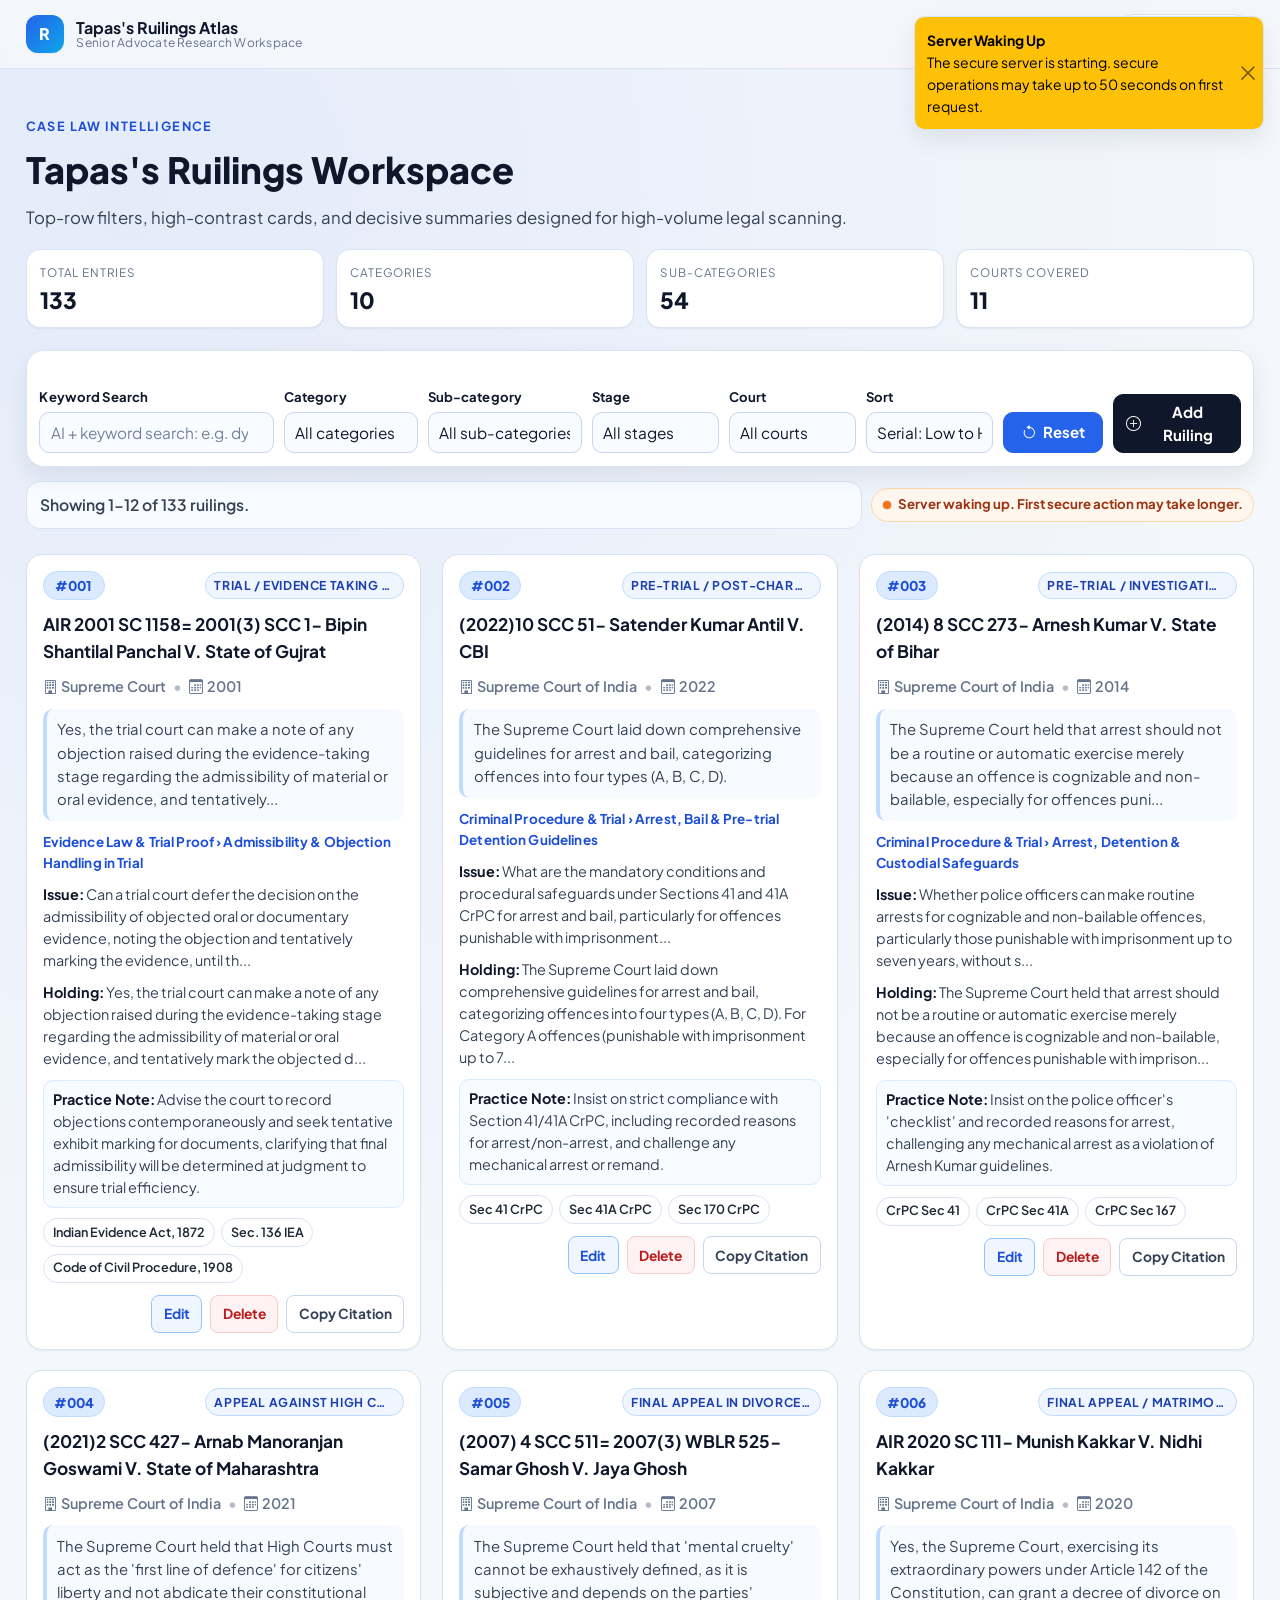
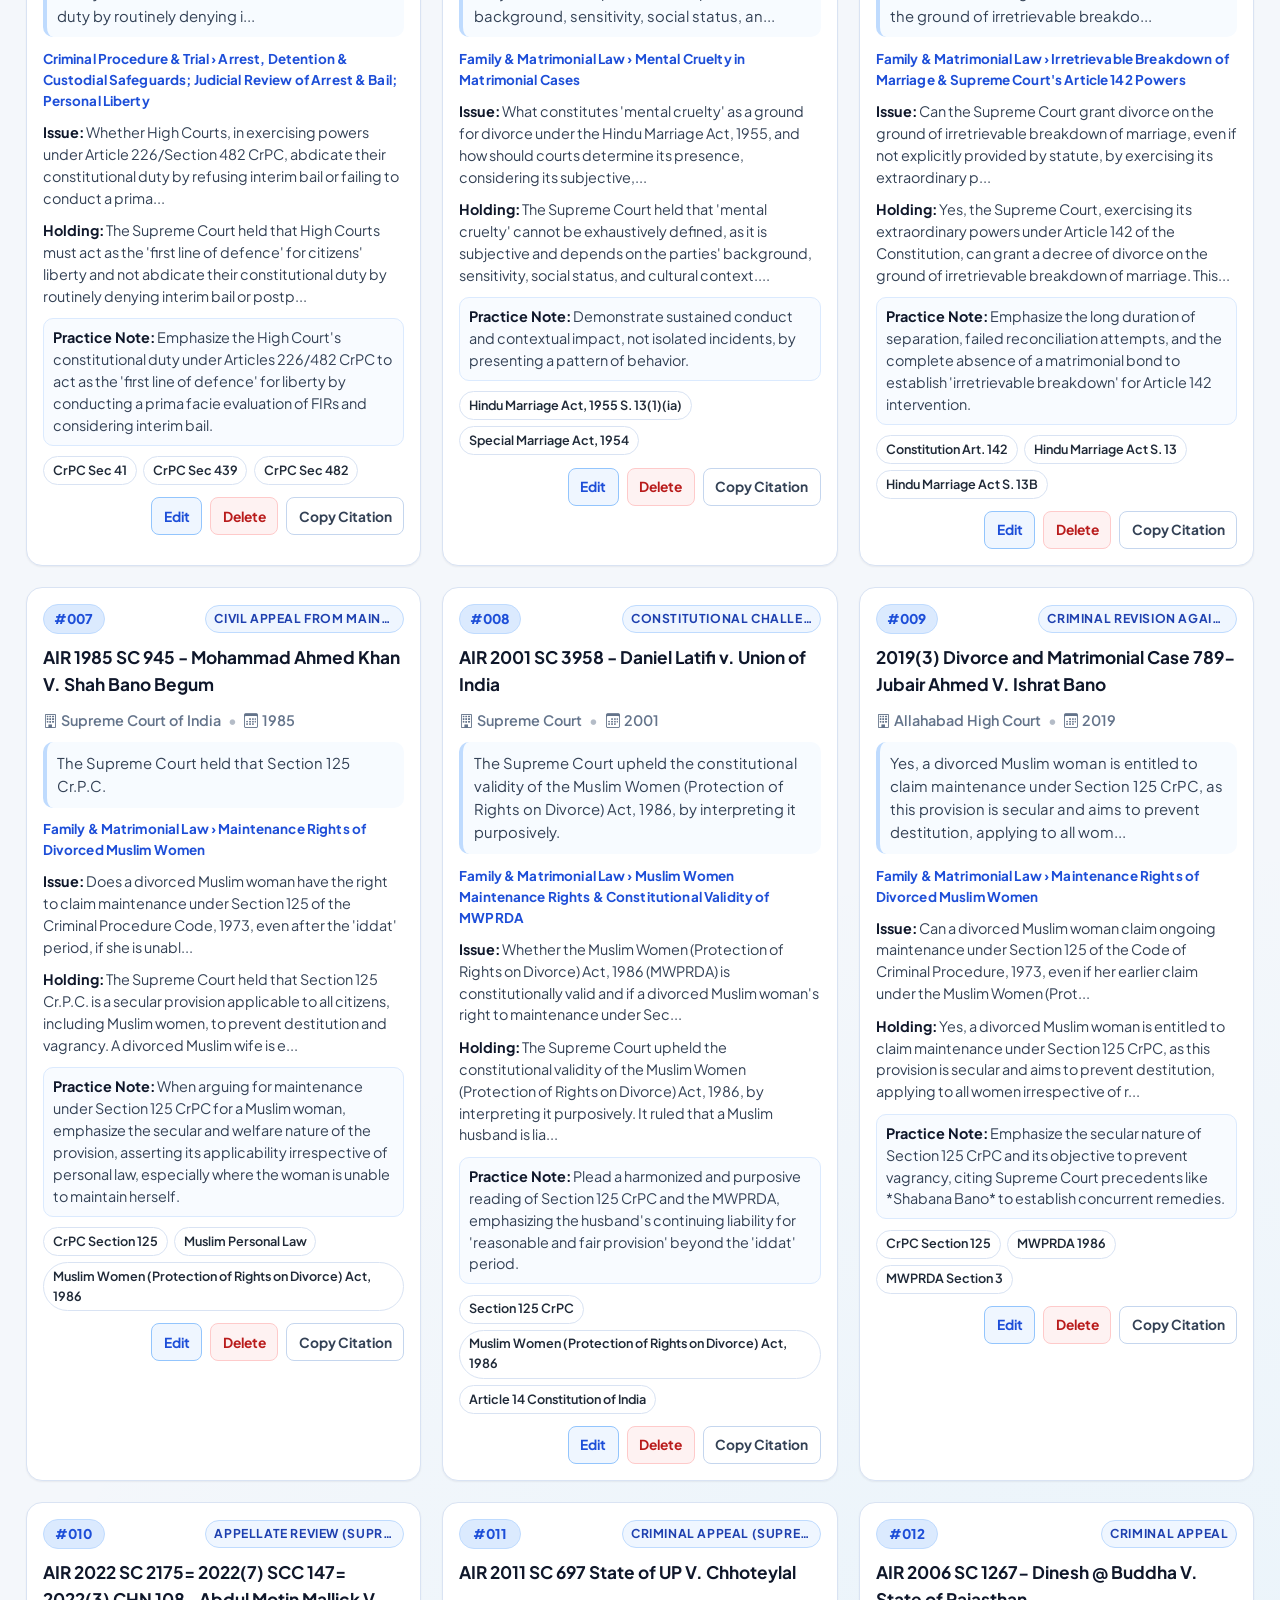
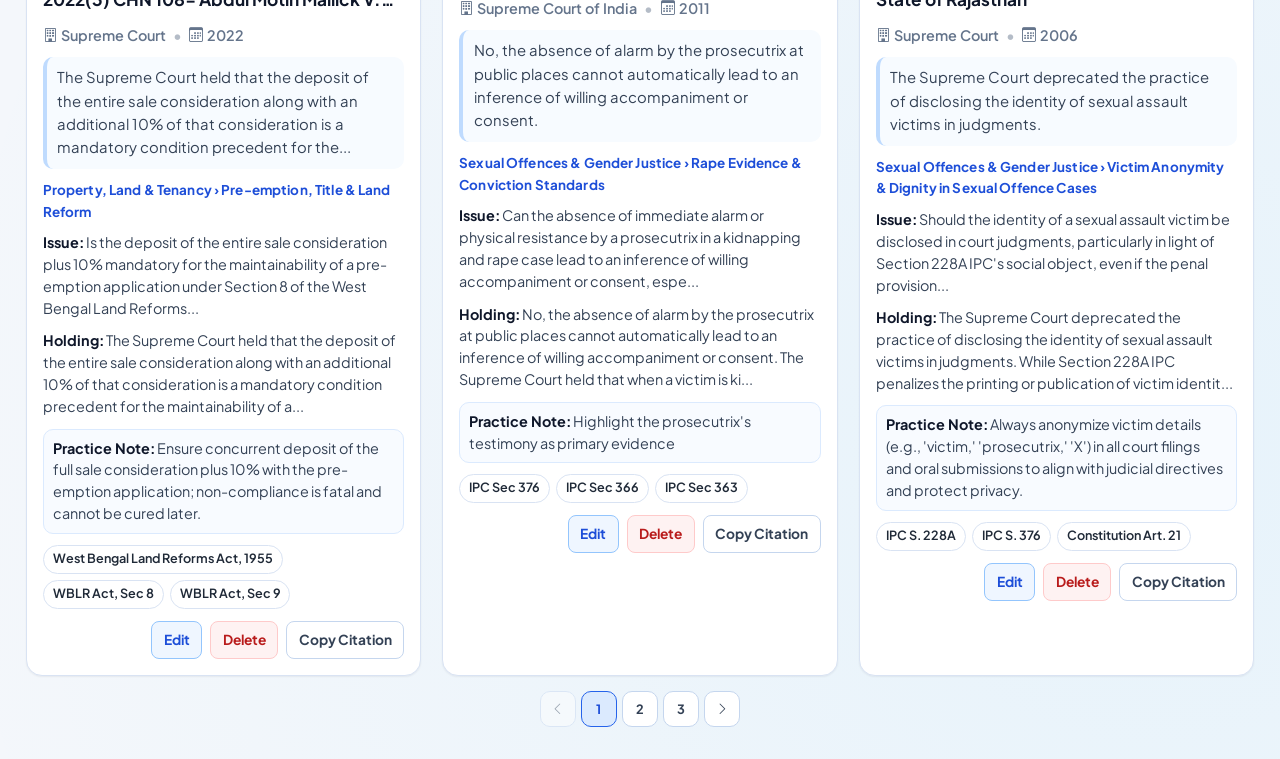
<file: ruiling/index.html>
<!DOCTYPE html>
<html lang="en">
<head>
  <meta charset="UTF-8">
  <meta name="viewport" content="width=device-width, initial-scale=1.0">
  <title>Redirecting to Ruilings</title>
  <link rel="canonical" href="/ruilings/">
  <meta http-equiv="refresh" content="0; url=/ruilings/">
  <script>
    window.location.replace('/ruilings/');
  </script>
</head>
<body>
  <p>Redirecting to <a href="/ruilings/">/ruilings/</a>...</p>
</body>
</html>
</file>
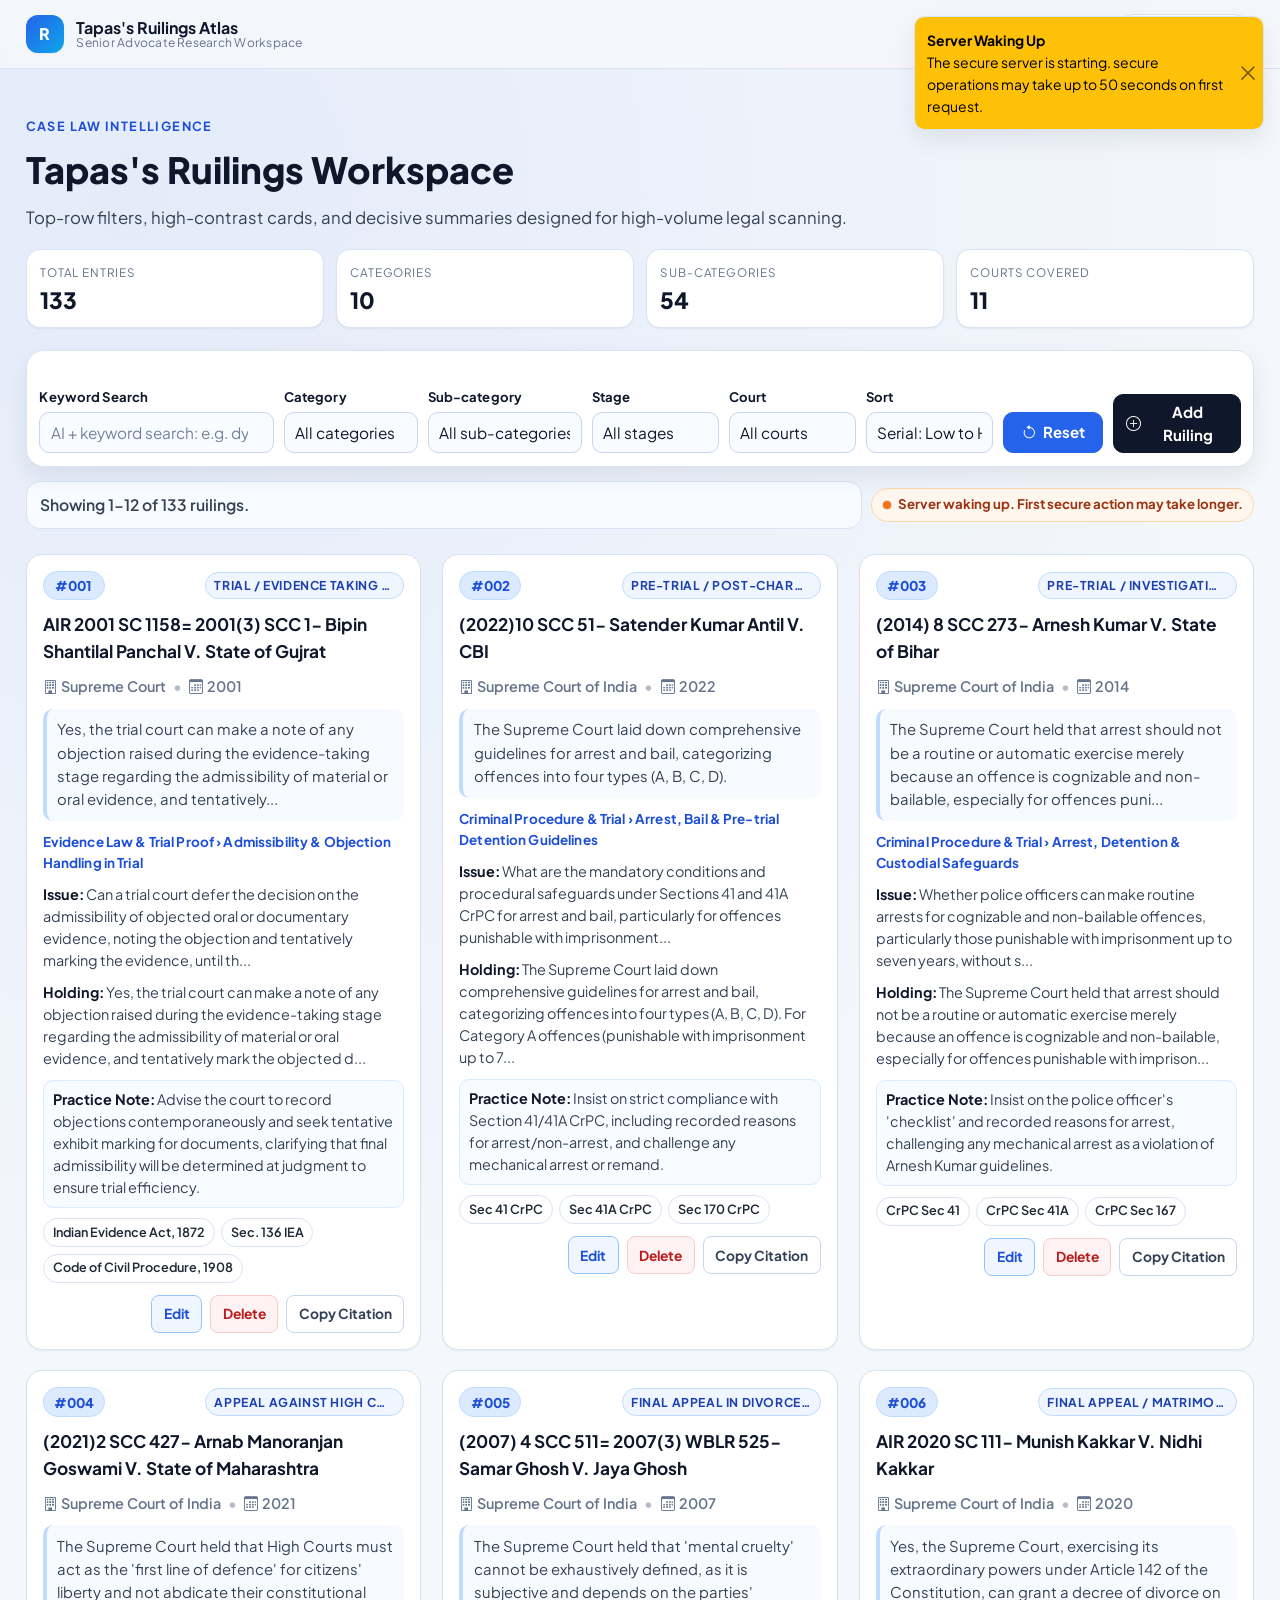
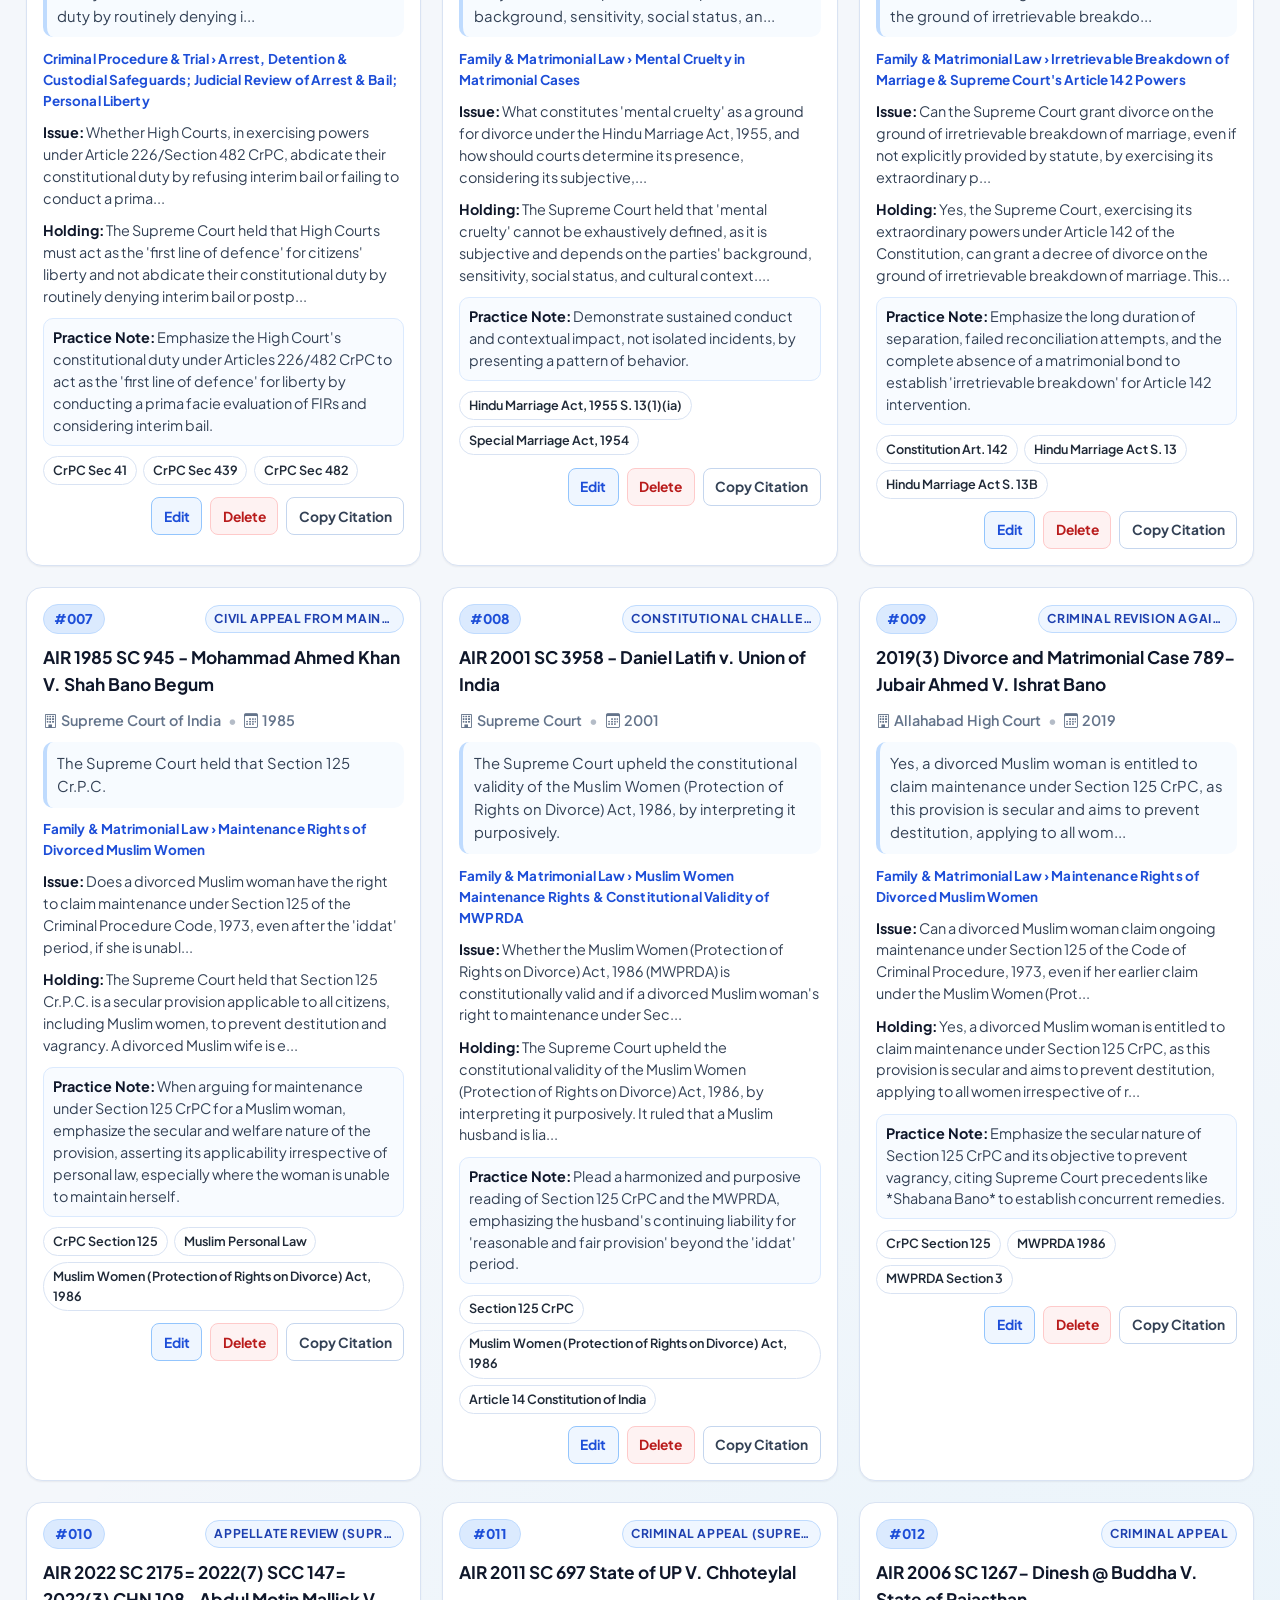
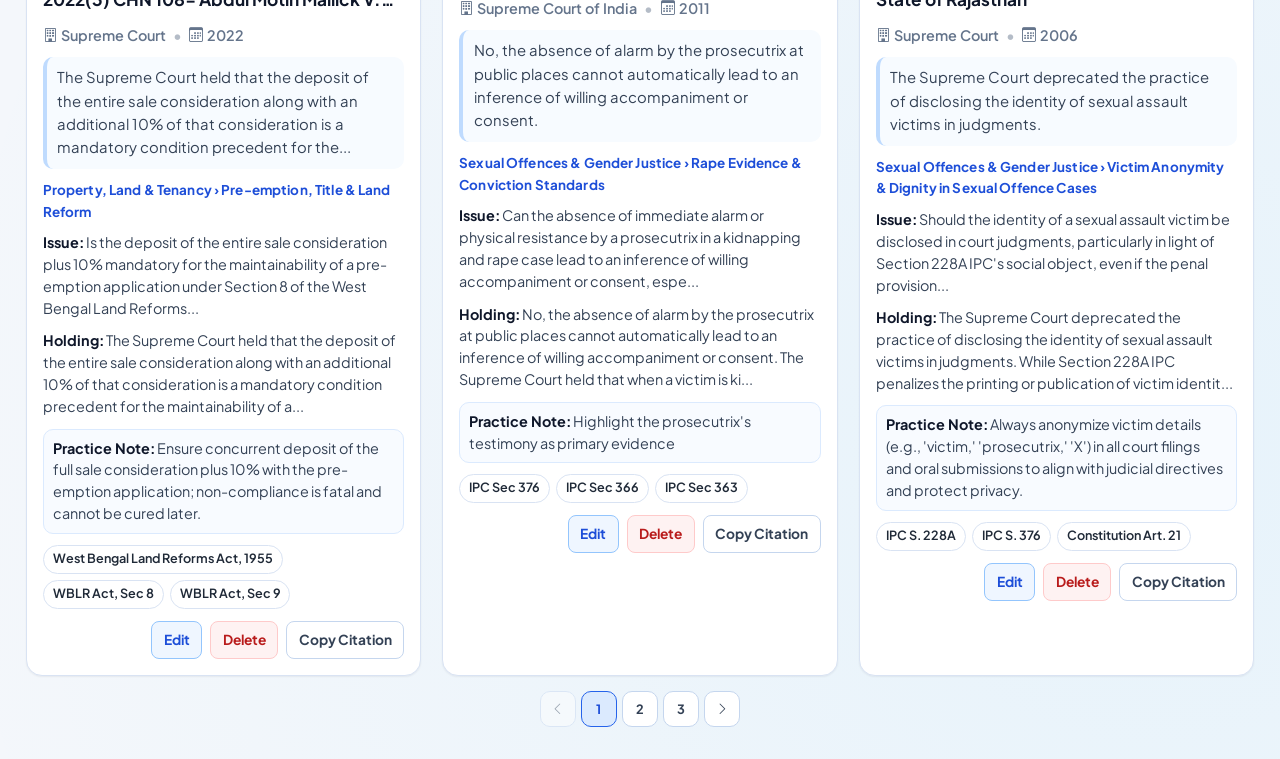
<file: ruilings/index.html>
<!DOCTYPE html>
<html lang="en" data-bs-theme="light">
<head>
  <meta charset="UTF-8">
  <meta name="viewport" content="width=device-width, initial-scale=1.0">
  <meta http-equiv="X-UA-Compatible" content="IE=edge">

  <title>Tapas's Ruilings Atlas | Senior Advocate Workspace</title>
  <meta name="description" content="Tapas's Ruilings Atlas: high-speed, full-width legal research workspace with top-level filters and scan-first cards for senior advocates.">
  <meta name="robots" content="index, follow">
  <meta name="theme-color" content="#f4f7fb">

  <link rel="icon" type="image/png" sizes="32x32" href="/assets/img/favicon-32x32.png">
  <link rel="icon" type="image/png" sizes="16x16" href="/assets/img/favicon-16x16.png">
  <link rel="apple-touch-icon" sizes="180x180" href="/assets/img/apple-touch-icon.png">

  <link rel="preconnect" href="https://fonts.googleapis.com">
  <link rel="preconnect" href="https://fonts.gstatic.com" crossorigin>
  <link rel="preconnect" href="https://cdn.jsdelivr.net" crossorigin>

  <link href="https://fonts.googleapis.com/css2?family=Plus+Jakarta+Sans:wght@400;500;600;700;800&display=swap" rel="stylesheet">
  <link href="https://cdn.jsdelivr.net/npm/bootstrap@5.3.3/dist/css/bootstrap.min.css" rel="stylesheet">
  <link href="https://cdn.jsdelivr.net/npm/bootstrap-icons@1.11.3/font/bootstrap-icons.min.css" rel="stylesheet">

  <link href="/assets/css/ruilings.css" rel="stylesheet">
</head>
<body class="ruilings-product">
  <a href="#main-content" class="skip-link">Skip to main content</a>

  <header class="product-topbar" role="banner">
    <div class="topbar-inner">
      <a class="product-brand" href="/ruilings" aria-label="Tapas's Ruilings Atlas home">
        <span class="brand-mark" aria-hidden="true">R</span>
        <span class="brand-text-wrap">
          <span class="brand-name">Tapas's Ruilings Atlas</span>
          <span class="brand-sub">Senior Advocate Research Workspace</span>
        </span>
      </a>

      <div class="topbar-actions">
        <a class="topbar-link" href="/">
          <i class="bi bi-arrow-left-short" aria-hidden="true"></i>
          Main Website
        </a>
      </div>
    </div>
  </header>

  <main id="main-content">
    <section class="product-hero" aria-labelledby="ruilings-heading">
      <div class="workspace-shell">
        <p class="hero-kicker">Case Law Intelligence</p>
        <h1 id="ruilings-heading" class="hero-title">Tapas's Ruilings Workspace</h1>
        <p class="hero-subtitle">
          Top-row filters, high-contrast cards, and decisive summaries designed for high-volume legal scanning.
        </p>

        <div class="hero-stats" id="heroStats" aria-live="polite">
          <article class="hero-stat-card">
            <p class="hero-stat-label">Total Entries</p>
            <p class="hero-stat-value" id="statTotalEntries">--</p>
          </article>
          <article class="hero-stat-card">
            <p class="hero-stat-label">Categories</p>
            <p class="hero-stat-value" id="statTotalCategories">--</p>
          </article>
          <article class="hero-stat-card">
            <p class="hero-stat-label">Sub-categories</p>
            <p class="hero-stat-value" id="statTotalSubCategories">--</p>
          </article>
          <article class="hero-stat-card">
            <p class="hero-stat-label">Courts Covered</p>
            <p class="hero-stat-value" id="statCourtsCovered">--</p>
          </article>
        </div>
      </div>
    </section>

    <section id="ruilings-catalogue" class="product-workspace" aria-labelledby="workspace-heading">
      <div class="workspace-shell">
        <h2 id="workspace-heading" class="sr-only">Ruilings Workspace</h2>

        <div class="filters-toolbar panel-card" aria-label="Filter rulings">
          <div class="filters-grid">
            <div class="filter-group filter-group-search">
              <label for="searchInput">Keyword Search</label>
              <input type="search" id="searchInput" class="form-control form-control-custom" placeholder="AI + keyword search: e.g. dying declaration admissibility, sec 125 maintenance, res judicata">
            </div>

            <div class="filter-group">
              <label for="categoryFilter">Category</label>
              <select id="categoryFilter" class="form-select form-control-custom">
                <option value="all">All categories</option>
              </select>
            </div>

            <div class="filter-group">
              <label for="subCategoryFilter">Sub-category</label>
              <select id="subCategoryFilter" class="form-select form-control-custom">
                <option value="all">All sub-categories</option>
              </select>
            </div>

            <div class="filter-group">
              <label for="stageFilter">Stage</label>
              <select id="stageFilter" class="form-select form-control-custom">
                <option value="all">All stages</option>
              </select>
            </div>

            <div class="filter-group">
              <label for="courtFilter">Court</label>
              <select id="courtFilter" class="form-select form-control-custom">
                <option value="all">All courts</option>
              </select>
            </div>

            <div class="filter-group">
              <label for="sortFilter">Sort</label>
              <select id="sortFilter" class="form-select form-control-custom">
                <option value="serial-asc">Serial: Low to High</option>
                <option value="serial-desc">Serial: High to Low</option>
                <option value="year-desc">Year: Newest First</option>
                <option value="year-asc">Year: Oldest First</option>
              </select>
            </div>

            <div class="filter-group filter-group-action">
              <label class="filter-label-spacer" aria-hidden="true">Reset</label>
              <button type="button" id="resetFilters" class="btn reset-btn">
                <i class="bi bi-arrow-counterclockwise" aria-hidden="true"></i>
                Reset
              </button>
            </div>

            <div class="filter-group filter-group-action">
              <label class="filter-label-spacer" aria-hidden="true">Add</label>
              <button type="button" id="openAddRuilingBtn" class="btn reset-btn add-btn" data-bs-toggle="modal" data-bs-target="#addRuilingModal">
                <i class="bi bi-plus-circle" aria-hidden="true"></i>
                Add Ruiling
              </button>
            </div>
          </div>
        </div>

        <section class="results-panel" aria-label="Ruilings results">
          <div class="results-topbar">
            <div class="results-status-row">
              <div id="resultCount" class="ruiling-result-count" aria-live="polite">Loading ruilings...</div>
              <div id="serverWarmStatus" class="server-warm-status checking" aria-live="polite" role="status">
                <span class="server-warm-dot" aria-hidden="true"></span>
                <span id="serverWarmStatusText">Connecting secure server...</span>
              </div>
            </div>
            <div id="activeFilters" class="active-filters" aria-live="polite"></div>
          </div>

          <div id="cardsGrid" class="cards-grid" aria-live="polite"></div>
          <nav id="paginationWrap" class="ruiling-pagination-wrap" aria-label="Ruilings pagination"></nav>
        </section>
      </div>
    </section>
  </main>

  <div class="modal fade" id="viewRuilingModal" tabindex="-1" aria-labelledby="viewRuilingModalLabel" aria-hidden="true">
    <div class="modal-dialog modal-dialog-scrollable view-ruiling-dialog">
      <div class="modal-content view-ruiling-content">
        <div class="modal-header view-modal-header">
          <div class="view-modal-headings">
            <p class="view-modal-kicker">Ruiling Detail View</p>
            <h2 class="modal-title view-modal-title" id="viewRuilingModalLabel">Case Details</h2>
            <p id="viewRuilingMeta" class="view-modal-meta"></p>
          </div>
          <button type="button" class="btn-close" data-bs-dismiss="modal" aria-label="Close"></button>
        </div>

        <div class="modal-body view-modal-body">
          <section class="view-block" aria-labelledby="viewVerdictHeading">
            <h3 id="viewVerdictHeading" class="view-block-title">
              <i class="bi bi-question-circle" aria-hidden="true"></i>
              Issue Before Court
            </h3>
            <p id="viewRuilingVerdict" class="view-block-text"></p>
          </section>

          <section class="view-block" aria-labelledby="viewImpactHeading">
            <h3 id="viewImpactHeading" class="view-block-title">
              <i class="bi bi-bank2" aria-hidden="true"></i>
              Holding / Ratio
            </h3>
            <p id="viewRuilingImpact" class="view-block-text view-block-text-impact"></p>
          </section>

          <section class="view-block" aria-labelledby="viewTagsHeading">
            <h3 id="viewTagsHeading" class="view-block-title">
              <i class="bi bi-collection" aria-hidden="true"></i>
              Statutory Anchors
            </h3>
            <div id="viewRuilingTags" class="view-tags"></div>
          </section>

          <section class="view-block" aria-labelledby="viewNotesHeading">
            <h3 id="viewNotesHeading" class="view-block-title">
              <i class="bi bi-list-check" aria-hidden="true"></i>
              Courtroom Use Playbook
            </h3>
            <ul id="viewRuilingNotes" class="view-notes"></ul>
          </section>

          <section class="view-block" aria-labelledby="viewRelatedDetailsHeading">
            <h3 id="viewRelatedDetailsHeading" class="view-block-title">
              <i class="bi bi-diagram-3" aria-hidden="true"></i>
              Counterpoints / Distinctions
            </h3>
            <ul id="viewRuilingRelatedDetails" class="view-notes"></ul>
          </section>

          <section class="view-block" aria-labelledby="viewSourcesHeading">
            <h3 id="viewSourcesHeading" class="view-block-title">
              <i class="bi bi-link-45deg" aria-hidden="true"></i>
              Web References
            </h3>
            <div id="viewRuilingSources" class="view-sources"></div>
          </section>

          <section class="view-related-wrap" aria-labelledby="viewRelatedHeading">
            <div class="view-related-head">
              <h3 id="viewRelatedHeading" class="view-related-title">Companion Authorities</h3>
              <p id="viewRuilingRelatedHint" class="view-related-hint"></p>
            </div>
            <div id="viewRuilingRelatedList" class="view-related-list"></div>
          </section>
        </div>

        <div class="modal-footer view-modal-footer">
          <button type="button" id="editViewRuiling" class="btn mini-action-btn view-btn">Edit Ruiling</button>
          <button type="button" id="deleteViewRuiling" class="btn mini-action-btn delete-btn">Delete Ruiling</button>
          <button type="button" id="copyViewCitation" class="btn mini-action-btn">Copy Citation</button>
          <button type="button" class="btn reset-btn view-close-btn" data-bs-dismiss="modal">Back to Atlas</button>
        </div>
      </div>
    </div>
  </div>

  <div class="modal fade" id="addRuilingModal" tabindex="-1" aria-labelledby="addRuilingModalLabel" aria-hidden="true">
    <div class="modal-dialog modal-lg modal-dialog-scrollable">
      <div class="modal-content add-modal-content">
        <div class="modal-header">
          <h2 class="modal-title fs-5" id="addRuilingModalLabel">Add Ruiling</h2>
          <button type="button" class="btn-close" data-bs-dismiss="modal" aria-label="Close"></button>
        </div>
        <div class="modal-body">
          <p class="add-mode-badge" id="addModeBadge">Add Mode</p>
          <p class="add-modal-help" id="addModalHelpText">
            Enter 3 required fields and click <strong>Add Ruiling</strong>. Atlas will process the rest automatically.
          </p>

          <div class="filter-group mb-3">
            <label for="newCaseReference">Case Reference / Case Number</label>
            <textarea id="newCaseReference" class="form-control form-control-custom" rows="3" placeholder="Example: AIR 2024 SC ... - Case Name v. Case Name"></textarea>
          </div>

          <div class="filter-group mb-3">
            <label for="newVerdict">Verdict</label>
            <textarea id="newVerdict" class="form-control form-control-custom" rows="3" placeholder="Short principle / section focus"></textarea>
          </div>

          <div class="filter-group mb-3">
            <label for="newImpact">Impact</label>
            <textarea id="newImpact" class="form-control form-control-custom" rows="5" placeholder="Detailed ratio / practical takeaway"></textarea>
          </div>

          <details class="add-advanced-wrap mb-3" open>
            <summary>Optional Advanced Details (Override if needed)</summary>
            <div class="add-advanced-grid mt-3">
              <div class="filter-group">
                <label for="optionalCategory">Category (optional)</label>
                <input id="optionalCategory" class="form-control form-control-custom" type="text" placeholder="e.g. Evidence Law & Trial Proof">
              </div>
              <div class="filter-group">
                <label for="optionalSubCategory">Sub-category (optional)</label>
                <input id="optionalSubCategory" class="form-control form-control-custom" type="text" placeholder="e.g. Admissibility & Objection Handling">
              </div>
              <div class="filter-group">
                <label for="optionalStage">Stage (optional)</label>
                <input id="optionalStage" class="form-control form-control-custom" type="text" placeholder="e.g. Trial / Evidence">
              </div>
              <div class="filter-group">
                <label for="optionalCourt">Court (optional)</label>
                <input id="optionalCourt" class="form-control form-control-custom" type="text" placeholder="e.g. Supreme Court">
              </div>
              <div class="filter-group">
                <label for="optionalYear">Year (optional)</label>
                <input id="optionalYear" class="form-control form-control-custom" type="number" min="1900" max="2100" placeholder="e.g. 2001">
              </div>
              <div class="filter-group">
                <label for="optionalStatuteTags">Statute Tags (optional)</label>
                <textarea id="optionalStatuteTags" class="form-control form-control-custom" rows="2" placeholder="Comma separated tags"></textarea>
              </div>
              <div class="filter-group">
                <label for="optionalAdvocateNotes">Advocate Notes (optional)</label>
                <textarea id="optionalAdvocateNotes" class="form-control form-control-custom" rows="3" placeholder="One note per line"></textarea>
              </div>
              <div class="filter-group">
                <label for="optionalRelatedDetails">Related Details (optional)</label>
                <textarea id="optionalRelatedDetails" class="form-control form-control-custom" rows="3" placeholder="One topic per line"></textarea>
              </div>
            </div>
          </details>

          <div class="d-flex flex-wrap gap-2 mb-3">
            <button type="button" id="submitAddRuiling" class="btn reset-btn">
              <i class="bi bi-plus-circle" aria-hidden="true"></i>
              Add Ruiling
            </button>
          </div>
        </div>
      </div>
    </div>
  </div>

  <div class="toast-container position-fixed top-0 end-0 p-3" id="atlasToastContainer"></div>

  <script src="https://cdn.jsdelivr.net/npm/bootstrap@5.3.3/dist/js/bootstrap.bundle.min.js"></script>
  <script>
    window.ATLAS_API_BASE = 'https://atlas-api-kh7d.onrender.com';
  </script>
  <script src="/assets/js/ruilings.js"></script>
</body>
</html>
</file>
<file: assets/css/ruilings.css>
:root {
  --bg: #f4f7fb;
  --bg-soft: #edf3fc;
  --surface: #ffffff;
  --surface-soft: #f8fbff;
  --border: #d9e3f3;
  --border-strong: #c5d6ee;

  --text: #0f172a;
  --text-secondary: #334155;
  --text-muted: #64748b;

  --primary: #2563eb;
  --primary-soft: #dbeafe;
  --primary-ink: #1d4ed8;

  --shadow-sm: 0 1px 2px rgba(15, 23, 42, 0.06);
  --shadow-md: 0 10px 24px rgba(15, 23, 42, 0.08);
  --shadow-lg: 0 16px 34px rgba(15, 23, 42, 0.12);

  --radius-sm: 10px;
  --radius-md: 14px;
  --radius-lg: 18px;

  --focus-ring: 0 0 0 3px rgba(37, 99, 235, 0.2);
}

* {
  box-sizing: border-box;
}

html {
  scroll-behavior: smooth;
}

body.ruilings-product {
  margin: 0;
  background:
    radial-gradient(circle at 10% 5%, rgba(37, 99, 235, 0.08), transparent 30%),
    radial-gradient(circle at 90% 92%, rgba(56, 189, 248, 0.07), transparent 32%),
    var(--bg);
  color: var(--text-secondary);
  font-family: "Plus Jakarta Sans", "Segoe UI", sans-serif;
  line-height: 1.58;
  font-size: 17px;
}

.skip-link {
  position: absolute;
  top: -100%;
  left: 1rem;
  z-index: 9999;
  background: var(--primary);
  color: #fff;
  padding: 0.5rem 1rem;
  border-radius: var(--radius-sm);
  font-size: 0.875rem;
  text-decoration: none;
}

.skip-link:focus {
  top: 0.6rem;
}

a {
  color: var(--primary-ink);
}

a:hover {
  color: #1e40af;
}

:focus-visible {
  outline: none;
  box-shadow: var(--focus-ring);
  border-radius: 8px;
}

.sr-only {
  position: absolute;
  width: 1px;
  height: 1px;
  padding: 0;
  margin: -1px;
  overflow: hidden;
  clip: rect(0, 0, 0, 0);
  white-space: nowrap;
  border: 0;
}

.workspace-shell {
  width: 100%;
  padding-left: clamp(0.85rem, 2vw, 2rem);
  padding-right: clamp(0.85rem, 2vw, 2rem);
}

.product-topbar {
  position: sticky;
  top: 0;
  z-index: 1000;
  backdrop-filter: blur(10px);
  background: rgba(244, 247, 251, 0.9);
  border-bottom: 1px solid var(--border);
  transition: transform 180ms ease, opacity 160ms ease;
}

.product-topbar.topbar-hidden {
  transform: translateY(calc(-100% - 2px));
  opacity: 0;
  pointer-events: none;
}

.topbar-inner {
  width: 100%;
  min-height: 68px;
  display: flex;
  align-items: center;
  justify-content: space-between;
  gap: 1rem;
  padding-left: clamp(0.85rem, 2vw, 2rem);
  padding-right: clamp(0.85rem, 2vw, 2rem);
}

.product-brand {
  display: inline-flex;
  align-items: center;
  gap: 0.8rem;
  text-decoration: none;
  color: var(--text);
}

.brand-mark {
  width: 38px;
  height: 38px;
  border-radius: 12px;
  display: inline-flex;
  align-items: center;
  justify-content: center;
  font-weight: 800;
  font-size: 1rem;
  color: #fff;
  background: linear-gradient(135deg, #2563eb, #0ea5e9);
  box-shadow: var(--shadow-sm);
}

.brand-text-wrap {
  display: inline-flex;
  flex-direction: column;
  line-height: 1.1;
}

.brand-name {
  font-size: 1rem;
  font-weight: 700;
  color: var(--text);
}

.brand-sub {
  font-size: 0.75rem;
  color: var(--text-muted);
  letter-spacing: 0.02em;
}

.topbar-link {
  display: inline-flex;
  align-items: center;
  gap: 0.25rem;
  text-decoration: none;
  color: var(--text-secondary);
  font-size: 0.9rem;
  font-weight: 600;
  border: 1px solid var(--border);
  border-radius: 999px;
  padding: 0.45rem 0.8rem;
  background: var(--surface);
}

.topbar-link:hover {
  color: var(--primary-ink);
  border-color: var(--primary);
}

.product-hero {
  padding: clamp(2rem, 4vw, 3rem) 0 1.4rem;
}

.hero-kicker {
  margin: 0;
  font-size: 0.79rem;
  text-transform: uppercase;
  letter-spacing: 0.11em;
  color: var(--primary-ink);
  font-weight: 700;
}

.hero-title {
  margin: 0.62rem 0 0;
  max-width: 1100px;
  color: var(--text);
  font-size: clamp(1.55rem, 1.7vw + 0.9rem, 2.45rem);
  line-height: 1.24;
  font-weight: 800;
}

.hero-subtitle {
  margin: 0.85rem 0 0;
  max-width: 1200px;
  color: var(--text-secondary);
  font-size: clamp(0.96rem, 0.3vw + 0.88rem, 1.05rem);
}

.hero-stats {
  margin-top: 1.1rem;
  display: grid;
  grid-template-columns: repeat(4, minmax(0, 1fr));
  gap: 0.72rem;
}

.hero-stat-card {
  border: 1px solid var(--border);
  background: var(--surface);
  border-radius: var(--radius-md);
  padding: 0.82rem;
  box-shadow: var(--shadow-sm);
}

.hero-stat-label {
  margin: 0;
  color: var(--text-muted);
  font-size: 0.73rem;
  text-transform: uppercase;
  letter-spacing: 0.08em;
}

.hero-stat-value {
  margin: 0.36rem 0 0;
  color: var(--text);
  font-weight: 800;
  font-size: 1.4rem;
  line-height: 1.15;
}

.product-workspace {
  padding: 0 0 2rem;
}

.panel-card {
  border: 1px solid var(--border);
  background: var(--surface);
  border-radius: var(--radius-lg);
  box-shadow: var(--shadow-md);
}

.filters-toolbar {
  position: sticky;
  top: 78px;
  z-index: 900;
  padding: 0.8rem;
  transition: top 180ms ease;
}

body.topbar-collapsed .filters-toolbar {
  top: 12px;
}

@media (prefers-reduced-motion: reduce) {
  .product-topbar,
  .filters-toolbar {
    transition: none;
  }
}

.filters-grid {
  display: grid;
  grid-template-columns: 2fr 1.1fr 1.2fr 0.95fr 1fr 0.95fr 0.7fr 0.9fr;
  gap: 0.62rem;
  align-items: end;
}

.filter-group label {
  display: inline-block;
  margin: 0 0 0.28rem;
  color: var(--text);
  font-size: 0.82rem;
  font-weight: 700;
  letter-spacing: 0.01em;
}

.filter-label-spacer {
  opacity: 0;
  pointer-events: none;
}

.form-control-custom,
.form-select.form-control-custom {
  border: 1px solid var(--border-strong);
  color: var(--text);
  background: var(--surface-soft);
  border-radius: 10px;
  font-size: 0.96rem;
  padding: 0.55rem 0.66rem;
  line-height: 1.38;
}

.form-control-custom::placeholder {
  color: #72839a;
}

.form-control-custom:focus,
.form-select.form-control-custom:focus {
  border-color: var(--primary);
  box-shadow: var(--focus-ring);
  background: var(--surface);
}

.reset-btn {
  display: inline-flex;
  align-items: center;
  justify-content: center;
  gap: 0.38rem;
  width: 100%;
  border-radius: 10px;
  background: var(--primary);
  border: 1px solid var(--primary);
  color: #fff;
  font-size: 0.94rem;
  font-weight: 700;
  min-height: 41px;
}

.reset-btn:hover {
  background: #1d4ed8;
  border-color: #1d4ed8;
  color: #fff;
}

.add-btn {
  background: #0f172a;
  border-color: #0f172a;
}

.add-btn:hover {
  background: #1e293b;
  border-color: #1e293b;
  color: #fff;
}

.results-panel {
  margin-top: 0.88rem;
}

.results-topbar {
  display: grid;
  gap: 0.56rem;
}

.results-status-row {
  display: grid;
  grid-template-columns: minmax(0, 1fr) auto;
  gap: 0.56rem;
  align-items: center;
}

.ruiling-result-count {
  border: 1px solid var(--border);
  background: var(--surface-soft);
  border-radius: var(--radius-md);
  padding: 0.66rem 0.82rem;
  color: var(--text-secondary);
  font-size: 0.98rem;
  font-weight: 600;
}

.server-warm-status {
  display: inline-flex;
  align-items: center;
  gap: 0.42rem;
  border-radius: 999px;
  border: 1px solid var(--border);
  background: #fff;
  padding: 0.34rem 0.64rem;
  color: var(--text-secondary);
  font-size: 0.83rem;
  font-weight: 700;
  white-space: nowrap;
}

.server-warm-dot {
  width: 0.55rem;
  height: 0.55rem;
  border-radius: 50%;
  background: #94a3b8;
  box-shadow: 0 0 0 1px rgba(15, 23, 42, 0.12);
}

.server-warm-status.ready {
  border-color: #bbf7d0;
  background: #f0fdf4;
  color: #166534;
}

.server-warm-status.ready .server-warm-dot {
  background: #16a34a;
}

.server-warm-status.checking {
  border-color: #bfdbfe;
  background: #eff6ff;
  color: #1d4ed8;
}

.server-warm-status.checking .server-warm-dot {
  background: #2563eb;
}

.server-warm-status.waking {
  border-color: #fed7aa;
  background: #fff7ed;
  color: #9a3412;
}

.server-warm-status.waking .server-warm-dot {
  background: #f97316;
}

.active-filters {
  display: flex;
  flex-wrap: wrap;
  gap: 0.42rem;
}

.active-filter-pill {
  display: inline-flex;
  align-items: center;
  gap: 0.28rem;
  padding: 0.24rem 0.55rem;
  background: var(--primary-soft);
  border: 1px solid #bfdbfe;
  color: var(--primary-ink);
  border-radius: 999px;
  font-size: 0.81rem;
  font-weight: 600;
}

.cards-grid {
  margin-top: 1rem;
  display: grid;
  grid-template-columns: repeat(3, minmax(0, 1fr));
  gap: 1.3rem;
}

.ruiling-card {
  border: 1px solid var(--border);
  border-radius: 16px;
  background: var(--surface);
  box-shadow: var(--shadow-sm);
  padding: 1rem;
  display: flex;
  flex-direction: column;
  gap: 0.66rem;
  cursor: pointer;
  transition: box-shadow 140ms ease, border-color 140ms ease, transform 140ms ease;
}

.ruiling-card:hover {
  border-color: #b8cdec;
  box-shadow: 0 14px 28px rgba(15, 23, 42, 0.1);
  transform: translateY(-1px);
}

.ruiling-card:focus-visible {
  outline: 3px solid #2563eb;
  outline-offset: 2px;
  border-color: #93c5fd;
}

.ruiling-card-top {
  display: flex;
  justify-content: space-between;
  align-items: center;
  gap: 0.5rem;
}

.ruiling-serial {
  display: inline-flex;
  align-items: center;
  justify-content: center;
  border-radius: 999px;
  border: 1px solid #bfdbfe;
  color: var(--primary-ink);
  background: var(--primary-soft);
  min-width: 62px;
  padding: 0.2rem 0.58rem;
  font-size: 0.84rem;
  font-weight: 780;
}

.ruiling-stage {
  color: #1e40af;
  border: 1px solid #bfdbfe;
  background: #eff6ff;
  border-radius: 999px;
  padding: 0.2rem 0.5rem;
  font-size: 0.76rem;
  font-weight: 700;
  text-transform: uppercase;
  letter-spacing: 0.05em;
  text-align: center;
  max-width: 55%;
  white-space: nowrap;
  overflow: hidden;
  text-overflow: ellipsis;
}

.ruiling-reference {
  margin: 0;
  color: var(--text);
  font-size: 1.08rem;
  line-height: 1.56;
  font-weight: 700;
  display: -webkit-box;
  -webkit-line-clamp: 2;
  -webkit-box-orient: vertical;
  overflow: hidden;
}

.ruiling-source-badge {
  display: inline-flex;
  align-items: center;
  width: fit-content;
  border-radius: 999px;
  border: 1px solid #f59e0b;
  background: #fff8eb;
  color: #92400e;
  padding: 0.16rem 0.5rem;
  font-size: 0.75rem;
  font-weight: 700;
}

.ruiling-meta {
  display: flex;
  flex-wrap: wrap;
  align-items: center;
  gap: 0.45rem;
  color: var(--text-muted);
  font-size: 0.9rem;
  font-weight: 600;
}

.ruiling-meta-item {
  display: inline-flex;
  align-items: center;
}

.ruiling-meta-sep {
  opacity: 0.48;
}

.ruiling-quicktake {
  margin: 0;
  border-left: 4px solid #bfdbfe;
  background: #f7fbff;
  border-radius: 10px;
  padding: 0.6rem 0.66rem;
  color: var(--text-secondary);
  font-size: 0.93rem;
  line-height: 1.56;
}

.ruiling-taxonomy {
  margin: 0;
  color: var(--primary-ink);
  font-size: 0.84rem;
  font-weight: 700;
  letter-spacing: 0.01em;
}

.ruiling-detail-line,
.ruiling-sections-inline {
  margin: 0;
  color: var(--text-secondary);
  font-size: 0.9rem;
  line-height: 1.52;
}

.ruiling-practice-note {
  margin: 0;
  color: #334155;
  font-size: 0.9rem;
  line-height: 1.52;
  background: #f8fbff;
  border: 1px solid #dbeafe;
  border-radius: 10px;
  padding: 0.5rem 0.58rem;
}

.ruiling-detail-label {
  color: var(--text);
  font-weight: 700;
}

.ruiling-inline-tags {
  display: flex;
  flex-wrap: wrap;
  gap: 0.38rem;
}

.ruiling-inline-tag {
  display: inline-flex;
  align-items: center;
  border: 1px solid var(--border);
  background: #fff;
  color: #1f2937;
  border-radius: 999px;
  padding: 0.22rem 0.56rem;
  font-size: 0.79rem;
  font-weight: 620;
}

.ruiling-inline-tag.is-muted {
  color: var(--text-muted);
  background: #f8fafc;
}

.ruiling-chip-row {
  display: flex;
  flex-wrap: wrap;
  gap: 0.42rem;
}

.ruiling-chip {
  display: inline-flex;
  align-items: center;
  border-radius: 999px;
  border: 1px solid var(--border);
  padding: 0.22rem 0.62rem;
  font-size: 0.75rem;
  font-weight: 700;
}

.ruiling-chip-category {
  background: #eff6ff;
  color: #1e3a8a;
  border-color: #bfdbfe;
}

.ruiling-chip-subcategory {
  background: #f8fafc;
  color: #334155;
}

.ruiling-summary-grid {
  display: grid;
  grid-template-columns: 1fr;
  gap: 0.62rem;
}

.ruiling-summary-card {
  border: 1px solid var(--border);
  border-radius: 11px;
  background: #fbfdff;
  padding: 0.7rem 0.72rem;
}

.ruiling-summary-title {
  margin: 0 0 0.34rem;
  color: #1e3a8a;
  font-size: 0.72rem;
  font-weight: 780;
  text-transform: uppercase;
  letter-spacing: 0.06em;
}

.ruiling-summary-text {
  margin: 0;
  color: var(--text-secondary);
  font-size: 0.87rem;
  line-height: 1.56;
}

.ruiling-tags-wrap {
  display: grid;
  gap: 0.44rem;
}

.ruiling-tags-title {
  margin: 0;
  color: var(--text-muted);
  font-size: 0.72rem;
  font-weight: 760;
  text-transform: uppercase;
  letter-spacing: 0.07em;
}

.ruiling-tags {
  display: flex;
  flex-wrap: wrap;
  gap: 0.36rem;
}

.ruiling-tag {
  display: inline-flex;
  align-items: center;
  border: 1px solid var(--border);
  background: #fff;
  border-radius: 999px;
  padding: 0.2rem 0.52rem;
  color: var(--text-secondary);
  font-size: 0.75rem;
  font-weight: 600;
}

.ruiling-card-footer {
  margin-top: 0.1rem;
  display: flex;
  flex-wrap: wrap;
  gap: 0.5rem;
  justify-content: flex-end;
  align-items: center;
}

.ruiling-card-footer .mini-action-btn {
  min-height: 38px;
  padding: 0.35rem 0.72rem;
  font-size: 0.86rem;
}

@media (min-width: 1180px) {
  .ruiling-summary-grid {
    grid-template-columns: 1fr 1fr;
  }
}

.ruiling-empty {
  border: 1px dashed var(--border-strong);
  background: var(--surface-soft);
  border-radius: var(--radius-md);
  text-align: center;
  padding: 1.1rem;
  color: var(--text-muted);
  font-size: 0.94rem;
}

.ruiling-pagination-wrap {
  margin-top: 0.92rem;
  display: flex;
  justify-content: center;
}

.ruiling-pagination {
  display: flex;
  flex-wrap: wrap;
  gap: 0.32rem;
}

.ruiling-page-btn {
  border: 1px solid var(--border-strong);
  background: var(--surface);
  color: var(--text-secondary);
  border-radius: 10px;
  min-width: 36px;
  min-height: 36px;
  font-size: 0.8rem;
  font-weight: 700;
}

.ruiling-page-btn:hover {
  border-color: var(--primary);
  color: var(--primary-ink);
}

.ruiling-page-btn.active {
  border-color: var(--primary);
  background: var(--primary-soft);
  color: var(--primary-ink);
}

.ruiling-page-btn:disabled {
  opacity: 0.45;
  cursor: not-allowed;
}

.mini-action-btn {
  border: 1px solid var(--border-strong);
  background: #fff;
  color: var(--text-secondary);
  border-radius: 8px;
  padding: 0.2rem 0.48rem;
  font-size: 0.72rem;
  font-weight: 700;
}

.mini-action-btn:hover {
  border-color: var(--primary);
  color: var(--primary-ink);
}

.view-btn {
  border-color: #93c5fd;
  background: #eff6ff;
  color: #1d4ed8;
}

.view-btn:hover {
  border-color: #60a5fa;
  color: #1e40af;
  background: #dbeafe;
}

.delete-btn {
  border-color: #fecaca;
  background: #fef2f2;
  color: #b91c1c;
}

.delete-btn:hover {
  border-color: #fca5a5;
  color: #991b1b;
  background: #fee2e2;
}

.view-ruiling-dialog {
  max-width: min(1420px, 96vw);
}

.view-ruiling-content {
  border: 1px solid var(--border);
  border-radius: 16px;
  overflow: hidden;
}

.view-modal-header {
  align-items: flex-start;
  background: #f7faff;
  border-bottom: 1px solid var(--border);
  padding: 1rem 1rem 0.9rem;
}

.view-modal-headings {
  display: grid;
  gap: 0.34rem;
}

.view-modal-kicker {
  margin: 0;
  color: var(--primary-ink);
  font-size: 0.75rem;
  text-transform: uppercase;
  letter-spacing: 0.08em;
  font-weight: 700;
}

.view-modal-title {
  margin: 0;
  color: var(--text);
  font-size: clamp(1.06rem, 0.6vw + 0.95rem, 1.38rem);
  line-height: 1.35;
  font-weight: 800;
}

.view-modal-meta {
  margin: 0;
  color: var(--text-muted);
  font-size: 0.93rem;
  font-weight: 600;
}

.view-modal-body {
  display: grid;
  gap: 0.86rem;
  padding: 1rem;
  background: #fbfdff;
}

.view-block {
  border: 1px solid var(--border);
  border-radius: 12px;
  background: #fff;
  padding: 0.9rem;
}

.view-block-title {
  margin: 0 0 0.5rem;
  color: var(--text);
  font-size: 0.88rem;
  font-weight: 780;
  text-transform: uppercase;
  letter-spacing: 0.05em;
}

.view-block-title i {
  margin-right: 0.3rem;
  color: var(--primary-ink);
}

.view-block-text {
  margin: 0;
  color: var(--text-secondary);
  font-size: 1.02rem;
  line-height: 1.72;
  white-space: pre-wrap;
}

.view-block-text-impact {
  font-size: 1rem;
}

.view-tags {
  display: flex;
  flex-wrap: wrap;
  gap: 0.44rem;
}

.view-notes {
  margin: 0;
  padding-left: 1rem;
}

.view-notes li {
  margin-bottom: 0.42rem;
  color: var(--text-secondary);
  font-size: 0.98rem;
  line-height: 1.58;
}

.view-notes li:last-child {
  margin-bottom: 0;
}

.view-sources {
  display: grid;
  gap: 0.4rem;
}

.view-source-link {
  display: block;
  color: var(--primary-ink);
  font-size: 0.9rem;
  line-height: 1.4;
  text-decoration: none;
  word-break: break-word;
}

.view-source-link:hover {
  color: #1e3a8a;
  text-decoration: underline;
}

.view-related-wrap {
  border: 1px solid var(--border);
  border-radius: 12px;
  background: #fff;
  padding: 0.9rem;
  display: grid;
  gap: 0.7rem;
}

.view-related-head {
  display: grid;
  gap: 0.24rem;
}

.view-related-title {
  margin: 0;
  color: var(--text);
  font-size: 1.02rem;
  font-weight: 760;
}

.view-related-hint {
  margin: 0;
  color: var(--text-muted);
  font-size: 0.86rem;
}

.view-related-list {
  display: grid;
  grid-template-columns: repeat(2, minmax(0, 1fr));
  gap: 0.7rem;
}

.related-ruiling-card {
  border: 1px solid var(--border);
  border-radius: 10px;
  background: #fcfdff;
  padding: 0.72rem;
  display: grid;
  gap: 0.42rem;
}

.related-ruiling-head {
  display: flex;
  justify-content: space-between;
  align-items: flex-start;
  gap: 0.45rem;
}

.related-ruiling-ref {
  margin: 0;
  color: var(--text);
  font-size: 0.9rem;
  line-height: 1.48;
  font-weight: 700;
}

.related-ruiling-snippet {
  margin: 0;
  color: var(--text-secondary);
  font-size: 0.87rem;
  line-height: 1.52;
}

.related-ruiling-actions {
  display: flex;
  flex-wrap: wrap;
  gap: 0.34rem;
}

.view-modal-footer {
  border-top: 1px solid var(--border);
  padding: 0.8rem 1rem;
  background: #fff;
  gap: 0.5rem;
}

.view-close-btn {
  width: auto;
  min-height: 36px;
  padding: 0.38rem 0.8rem;
}

.related-empty {
  border: 1px dashed var(--border-strong);
  border-radius: 10px;
  padding: 0.7rem;
  color: var(--text-muted);
  font-size: 0.9rem;
}

.add-modal-content {
  border: 1px solid var(--border);
  border-radius: 14px;
}

.add-modal-help {
  margin: 0 0 0.9rem;
  font-size: 0.96rem;
  color: var(--text-muted);
}

.add-mode-badge {
  display: inline-flex;
  align-items: center;
  width: fit-content;
  margin: 0 0 0.5rem;
  border-radius: 999px;
  border: 1px solid #93c5fd;
  background: #eff6ff;
  color: #1d4ed8;
  padding: 0.16rem 0.55rem;
  font-size: 0.77rem;
  font-weight: 700;
}

.add-mode-badge.is-edit {
  border-color: #f59e0b;
  background: #fff8eb;
  color: #92400e;
}

.add-advanced-wrap {
  border: 1px solid var(--border);
  border-radius: 10px;
  background: #fbfdff;
  padding: 0.62rem 0.72rem;
}

.add-advanced-wrap > summary {
  cursor: pointer;
  color: var(--text);
  font-weight: 700;
  font-size: 0.9rem;
}

.add-advanced-grid {
  display: grid;
  gap: 0.62rem;
  grid-template-columns: repeat(2, minmax(0, 1fr));
}

.add-command-wrap {
  border: 1px dashed var(--border-strong);
  border-radius: 10px;
  padding: 0.7rem;
  background: var(--surface-soft);
}

.add-command-label {
  display: inline-block;
  margin-bottom: 0.35rem;
  font-size: 0.8rem;
  color: var(--text);
  font-weight: 700;
}

.command-output {
  font-family: ui-monospace, SFMono-Regular, Menlo, Monaco, Consolas, "Liberation Mono", "Courier New", monospace;
  font-size: 0.8rem;
  line-height: 1.45;
}

.atlas-toast {
  border: 1px solid var(--border);
  border-radius: 10px;
  box-shadow: var(--shadow-md);
}

.atlas-toast .toast-header {
  background: #f8fbff;
}

.atlas-toast.text-bg-primary .btn-close,
.atlas-toast.text-bg-success .btn-close,
.atlas-toast.text-bg-danger .btn-close {
  filter: invert(1) grayscale(100%) brightness(200%);
}

@media (max-width: 1380px) {
  .filters-grid {
    grid-template-columns: 1.75fr 1fr 1.15fr 0.95fr 0.95fr 0.95fr 0.75fr 0.95fr;
  }

  .cards-grid {
    grid-template-columns: repeat(3, minmax(0, 1fr));
  }

  .view-related-list {
    grid-template-columns: 1fr;
  }
}

@media (max-width: 1220px) {
  .hero-stats {
    grid-template-columns: repeat(2, minmax(0, 1fr));
  }

  .filters-grid {
    grid-template-columns: repeat(4, minmax(0, 1fr));
  }

  .filter-group-search {
    grid-column: 1 / -1;
  }

  .filter-group-action {
    grid-column: span 1;
  }

  .cards-grid {
    grid-template-columns: repeat(2, minmax(0, 1fr));
    gap: 1rem;
  }
}

@media (max-width: 860px) {
  .topbar-inner {
    min-height: 62px;
  }

  .brand-sub {
    display: none;
  }

  .hero-title {
    font-size: 1.45rem;
  }

  .hero-subtitle {
    font-size: 0.93rem;
  }

  .filters-toolbar {
    top: 72px;
    padding: 0.7rem;
  }

  .filters-grid {
    grid-template-columns: 1fr 1fr;
  }

  .filter-group-action {
    grid-column: span 1;
  }

  .cards-grid {
    grid-template-columns: 1fr;
  }

  .results-status-row {
    grid-template-columns: 1fr;
  }

  .server-warm-status {
    justify-content: flex-start;
    width: fit-content;
  }

  .ruiling-card {
    padding: 0.9rem;
    gap: 0.74rem;
  }

  .ruiling-reference {
    -webkit-line-clamp: 3;
  }

  .ruiling-card-footer {
    justify-content: flex-start;
  }

  .view-modal-header {
    padding: 0.84rem;
  }

  .view-modal-body {
    padding: 0.84rem;
  }

  .view-modal-footer {
    padding: 0.72rem 0.84rem;
  }

  .add-advanced-grid {
    grid-template-columns: 1fr;
  }
}
</file>
<file: assets/css/style.css>
/* ═══════════════════════════════════════════════════════════════
   MITRA LEGAL SERVICES — Custom Stylesheet
   Site: tapasmitra.com
   Stack: Bootstrap 5.3 + Custom CSS
   Version: 2.0
   ═══════════════════════════════════════════════════════════════ */


/* ── 01. CSS CUSTOM PROPERTIES (Design Tokens) ─────────────── */

:root {
  /* ── Gold Spectrum ── */
  --gold-primary:  #C8A45A;
  --gold-light:    #E2C97E;
  --gold-dark:     #A07D3A;
  --gold-muted:    #8B7340;
  --gold-glow:     rgba(200, 164, 90, 0.15);
  --gold-border:   rgba(200, 164, 90, 0.30);
  --gold-gradient: linear-gradient(135deg, #C8A45A 0%, #E2C97E 50%, #C8A45A 100%);

  /* ── Backgrounds ── */
  --bg-primary:    #0A0A0A;
  --bg-secondary:  #111111;
  --bg-card:       #1A1A1A;
  --bg-elevated:   #222222;
  --bg-input:      #1E1E1E;
  --bg-nav:        rgba(10, 10, 10, 0.95);

  /* ── Text ── */
  --text-primary:  #FFFFFF;
  --text-secondary:#C0C0C0;
  --text-muted:    #999999;
  --text-dim:      #555555;

  /* ── Borders ── */
  --border-subtle: rgba(255, 255, 255, 0.06);
  --border-medium: rgba(255, 255, 255, 0.12);
  --border-strong: rgba(200, 164, 90, 0.30);

  /* ── Functional ── */
  --success:       #4CAF50;
  --error:         #EF5350;
  --link-color:    var(--gold-primary);
  --link-hover:    var(--gold-light);

  /* ── Bootstrap Overrides ── */
  --bs-body-bg:            var(--bg-primary);
  --bs-body-color:         var(--text-secondary);
  --bs-primary:            var(--gold-primary);
  --bs-primary-rgb:        200, 164, 90;
  --bs-link-color:         var(--gold-primary);
  --bs-link-hover-color:   var(--gold-light);
  --bs-border-color:       var(--border-medium);
  --bs-card-bg:            var(--bg-card);
  --bs-card-border-color:  var(--border-medium);

  /* ── Typography Scale ── */
  --fs-hero-name:     clamp(2.2rem, 4.5vw + 0.8rem, 4.75rem);
  --fs-hero-subtitle: clamp(1.05rem, 1.8vw + 0.4rem, 1.65rem);
  --fs-section-label: clamp(0.7rem, 0.9vw, 0.8125rem);
  --fs-section-title: clamp(1.6rem, 2.8vw + 0.4rem, 2.85rem);
  --fs-card-title:    clamp(1.05rem, 1.4vw + 0.25rem, 1.4rem);
  --fs-body:          clamp(0.9375rem, 0.9vw + 0.2rem, 1.0625rem);
  --fs-small:         0.875rem;
  --fs-tiny:          0.75rem;

  /* ── Letter Spacing ── */
  --ls-hero:    0.15em;
  --ls-label:   0.2em;
  --ls-heading: 0.02em;
  --ls-body:    0.01em;
  --ls-ui:      0.12em;

  /* ── Line Heights ── */
  --lh-tight:   1.2;
  --lh-normal:  1.65;
  --lh-relaxed: 1.85;

  /* ── Spacing (8px grid) ── */
  --space-xs:  0.25rem;
  --space-sm:  0.5rem;
  --space-md:  1rem;
  --space-lg:  1.5rem;
  --space-xl:  2rem;
  --space-2xl: 3rem;
  --space-3xl: 4rem;
  --space-4xl: 6rem;
  --space-5xl: 8rem;

  --section-padding-y: clamp(4rem, 8vw, 7.5rem);

  /* ── Shadows ── */
  --shadow-sm:      0 1px 3px rgba(0,0,0,0.5);
  --shadow-md:      0 4px 12px rgba(0,0,0,0.55);
  --shadow-lg:      0 8px 30px rgba(0,0,0,0.65);
  --shadow-gold:    0 4px 24px rgba(200, 164, 90, 0.18);
  --shadow-gold-lg: 0 8px 40px rgba(200, 164, 90, 0.22);

  /* ── Shape ── */
  --radius-sm:   4px;
  --radius-md:   8px;
  --radius-lg:   12px;
  --radius-xl:   18px;
  --radius-full: 9999px;

  /* ── Transitions ── */
  --transition-fast:   150ms ease;
  --transition-base:   300ms ease;
  --transition-slow:   500ms ease;
  --transition-slower: 800ms cubic-bezier(0.16, 1, 0.3, 1);

  /* ── Blur ── */
  --blur-nav: saturate(180%) blur(20px);
}


/* ── 02. CSS RESET & BASE ───────────────────────────────────── */

*, *::before, *::after {
  box-sizing: border-box;
}

html {
  scroll-behavior: smooth;
  scroll-padding-top: 78px;
}

body {
  background-color: var(--bg-primary) !important;
  color: var(--text-secondary);
  font-family: 'DM Sans', 'Segoe UI', Tahoma, sans-serif;
  font-size: var(--fs-body);
  line-height: var(--lh-normal);
  letter-spacing: var(--ls-body);
  overflow-x: hidden;
  -webkit-font-smoothing: antialiased;
  -moz-osx-font-smoothing: grayscale;
}

::selection {
  background: var(--gold-primary);
  color: var(--bg-primary);
}

::-webkit-scrollbar { width: 7px; }
::-webkit-scrollbar-track { background: var(--bg-primary); }
::-webkit-scrollbar-thumb { background: var(--gold-dark); border-radius: 4px; }
::-webkit-scrollbar-thumb:hover { background: var(--gold-primary); }

img { max-width: 100%; height: auto; }

p { margin-bottom: 1.25rem; }
p:last-child { margin-bottom: 0; }

a {
  color: var(--gold-primary);
  text-decoration: none;
  transition: color var(--transition-base);
}
a:hover { color: var(--gold-light); }

:focus-visible {
  outline: 2px solid var(--gold-primary);
  outline-offset: 3px;
  border-radius: 2px;
}

ol, ul { list-style: none; margin: 0; padding: 0; }


/* ── 03. TYPOGRAPHY ─────────────────────────────────────────── */

h1, h2, h3, h4, h5, h6 {
  color: var(--text-primary);
  font-weight: 700;
  line-height: var(--lh-tight);
  letter-spacing: var(--ls-heading);
}

h1 { font-family: 'Playfair Display', Georgia, serif; }
h2, h3 { font-family: 'Cormorant Garamond', Georgia, serif; }
h4, h5, h6 { font-family: 'DM Sans', sans-serif; }


/* ── 04. BOOTSTRAP OVERRIDES ────────────────────────────────── */

.container {
  --bs-gutter-x: 1.5rem;
}

/* Cards */
.card {
  background-color: var(--bg-card);
  border-color: var(--border-medium);
  border-radius: var(--radius-md);
}

/* Offcanvas */
.offcanvas {
  background-color: var(--bg-card) !important;
  border-left-color: var(--border-medium) !important;
  max-width: 300px;
  width: 85vw;
}

/* Alerts */
.alert {
  border-radius: var(--radius-md);
  border: none;
  padding: 1rem 1.25rem;
}
.alert-success {
  background: rgba(76, 175, 80, 0.12);
  color: #81C784;
  border-left: 3px solid #4CAF50;
}
.alert-danger {
  background: rgba(239, 83, 80, 0.12);
  color: #EF9A9A;
  border-left: 3px solid var(--error);
}


/* ── 05. UTILITY CLASSES ────────────────────────────────────── */

.section {
  padding: var(--section-padding-y) 0;
  position: relative;
}

.section-alt {
  background-color: var(--bg-secondary);
}

.gold-rule {
  display: block;
  width: 60px;
  height: 2px;
  background: var(--gold-gradient);
  border: none;
  margin: 1.25rem 0;
  border-radius: var(--radius-full);
}

.section-heading {
  margin-bottom: clamp(2.5rem, 5vw, 4rem);
}

.section-label {
  display: inline-block;
  font-family: 'DM Sans', sans-serif;
  font-size: var(--fs-section-label);
  font-weight: 600;
  text-transform: uppercase;
  letter-spacing: var(--ls-label);
  color: var(--gold-primary);
  margin-bottom: 0.75rem;
}

.section-title {
  font-family: 'Cormorant Garamond', Georgia, serif;
  font-size: var(--fs-section-title);
  font-weight: 700;
  color: var(--text-primary);
  margin-bottom: 0;
  line-height: var(--lh-tight);
}

.section-subtitle {
  color: var(--text-muted);
  font-size: var(--fs-small);
  margin-top: 1rem;
  margin-bottom: 0;
  max-width: 560px;
}

.skip-link {
  position: absolute;
  top: -100%;
  left: 1rem;
  z-index: 9999;
  background: var(--gold-primary);
  color: var(--bg-primary);
  padding: 0.5rem 1rem;
  border-radius: var(--radius-sm);
  font-weight: 600;
  font-size: var(--fs-small);
  transition: top var(--transition-fast);
}
.skip-link:focus { top: 0.5rem; color: var(--bg-primary); }


/* ── 06. PRELOADER ──────────────────────────────────────────── */

#preloader {
  position: fixed;
  inset: 0;
  z-index: 9999;
  background: var(--bg-primary);
  display: flex;
  align-items: center;
  justify-content: center;
  transition: opacity var(--transition-slow);
}

.preloader-inner {
  position: relative;
  display: flex;
  align-items: center;
  justify-content: center;
}

.preloader-logo {
  width: 80px;
  height: 80px;
  animation: preloaderPulse 1.5s ease-in-out infinite;
}

.preloader-ring {
  position: absolute;
  inset: -14px;
  border-radius: 50%;
  border: 2px solid transparent;
  border-top-color: var(--gold-primary);
  border-right-color: var(--gold-primary);
  animation: spin 1s linear infinite;
}

@keyframes preloaderPulse {
  0%, 100% { opacity: 1; transform: scale(1); }
  50%       { opacity: 0.7; transform: scale(0.95); }
}

@keyframes spin {
  to { transform: rotate(360deg); }
}


/* ── 07. NAVBAR ─────────────────────────────────────────────── */

#mainNav {
  background: transparent;
  border-bottom: 1px solid rgba(200, 164, 90, 0.08);
  padding: 1rem 0;
  transition: background var(--transition-base), border-color var(--transition-base), padding var(--transition-base), box-shadow var(--transition-base);
  z-index: 1050;
}

#mainNav.scrolled {
  background: var(--bg-nav);
  backdrop-filter: var(--blur-nav);
  -webkit-backdrop-filter: var(--blur-nav);
  border-bottom-color: var(--gold-border);
  box-shadow: 0 2px 20px rgba(0,0,0,0.4);
  padding: 0.6rem 0;
}

/* Brand */
.navbar-brand { padding: 0; }

.navbar-logo {
  width: 40px;
  height: 40px;
  object-fit: contain;
  flex-shrink: 0;
}

.navbar-brand-text {
  font-family: 'DM Sans', sans-serif;
  font-size: 0.7rem;
  font-weight: 600;
  letter-spacing: var(--ls-ui);
  color: var(--gold-primary);
  text-transform: uppercase;
  line-height: 1.2;
  white-space: nowrap;
}

/* Nav links */
.navbar-nav .nav-link {
  color: var(--text-secondary) !important;
  font-family: 'DM Sans', sans-serif;
  font-weight: 500;
  font-size: 0.78rem;
  text-transform: uppercase;
  letter-spacing: 0.13em;
  padding: 0.5rem 0.9rem !important;
  position: relative;
  transition: color var(--transition-base);
}

.navbar-nav .nav-link::after {
  content: '';
  position: absolute;
  bottom: 0;
  left: 50%;
  width: 0;
  height: 2px;
  background: var(--gold-primary);
  transition: all var(--transition-base);
  transform: translateX(-50%);
  border-radius: var(--radius-full);
}

.navbar-nav .nav-link:hover,
.navbar-nav .nav-link.active {
  color: var(--gold-primary) !important;
}

.navbar-nav .nav-link:hover::after,
.navbar-nav .nav-link.active::after {
  width: 70%;
}

/* CTA nav link */
.nav-cta {
  border: 1px solid var(--gold-border) !important;
  border-radius: var(--radius-sm) !important;
  padding: 0.4rem 1rem !important;
  transition: all var(--transition-base) !important;
}
.nav-cta:hover {
  background: var(--gold-glow) !important;
  border-color: var(--gold-primary) !important;
}
.nav-cta::after { display: none !important; }

/* Hamburger */
.navbar-toggler {
  background: none !important;
  box-shadow: none !important;
}
.navbar-toggler:focus { box-shadow: none !important; }

/* Offcanvas */
.offcanvas-header {
  padding: 1.25rem 1.5rem;
  border-bottom: 1px solid var(--border-subtle);
}

.offcanvas-brand-text {
  font-family: 'DM Sans', sans-serif;
  font-size: 0.7rem;
  font-weight: 600;
  letter-spacing: var(--ls-ui);
  color: var(--gold-primary);
  text-transform: uppercase;
}

.btn-close-custom {
  background: none;
  border: none;
  color: var(--text-muted);
  cursor: pointer;
  font-size: 1.1rem;
  padding: 0.25rem;
  transition: color var(--transition-fast);
  min-width: 44px;
  min-height: 44px;
  display: flex;
  align-items: center;
  justify-content: center;
}
.btn-close-custom:hover { color: var(--gold-primary); }

.offcanvas-body { padding: 1.5rem; }

.offcanvas-nav-link {
  color: var(--text-secondary) !important;
  font-family: 'DM Sans', sans-serif;
  font-weight: 500;
  font-size: 0.95rem;
  letter-spacing: 0.05em;
  padding: 0.85rem 1rem !important;
  border-radius: var(--radius-sm);
  transition: all var(--transition-fast) !important;
  border-left: 2px solid transparent;
  min-height: 44px;
}
.offcanvas-nav-link:hover {
  color: var(--gold-primary) !important;
  background: var(--gold-glow) !important;
  border-left-color: var(--gold-primary) !important;
}

.offcanvas-footer {
  border-top: 1px solid var(--border-subtle) !important;
  padding-top: 1rem;
}

.offcanvas-contact-line {
  font-size: var(--fs-small);
  color: var(--text-muted);
  margin-bottom: 0.5rem;
}
.offcanvas-contact-line i { color: var(--gold-primary); }
.offcanvas-contact-line a {
  color: var(--text-muted);
  text-decoration: none;
  transition: color var(--transition-fast);
}
.offcanvas-contact-line a:hover { color: var(--gold-primary); }


/* ── 08. BUTTONS ────────────────────────────────────────────── */

.btn {
  font-family: 'DM Sans', sans-serif;
  font-weight: 500;
  font-size: 0.8125rem;
  letter-spacing: var(--ls-ui);
  text-transform: uppercase;
  border-radius: var(--radius-sm);
  padding: 0.75rem 1.75rem;
  transition: all var(--transition-base);
  min-height: 44px;
  display: inline-flex;
  align-items: center;
  justify-content: center;
}

/* Gold Outline — fills on hover */
.btn-gold-outline {
  background: transparent;
  border: 2px solid var(--gold-primary);
  color: var(--gold-primary);
  position: relative;
  overflow: hidden;
  z-index: 1;
}
.btn-gold-outline::before {
  content: '';
  position: absolute;
  top: 0;
  left: -100%;
  width: 100%;
  height: 100%;
  background: var(--gold-primary);
  z-index: -1;
  transition: left var(--transition-base);
}
.btn-gold-outline:hover {
  color: var(--bg-primary);
  border-color: var(--gold-primary);
}
.btn-gold-outline:hover::before { left: 0; }
.btn-gold-outline:active { transform: scale(0.97); }
.btn-gold-outline:focus-visible { outline-color: var(--gold-light); }

/* Ghost (transparent, white text) */
.btn-ghost {
  background: transparent;
  border: 2px solid var(--border-medium);
  color: var(--text-primary);
}
.btn-ghost:hover {
  border-color: var(--gold-border);
  color: var(--gold-primary);
  background: var(--gold-glow);
}
.btn-ghost:active { transform: scale(0.97); }

/* Gold Filled */
.btn-gold-filled {
  background: var(--gold-primary);
  border: 2px solid var(--gold-primary);
  color: var(--bg-primary);
  font-weight: 600;
}
.btn-gold-filled:hover {
  background: var(--gold-light);
  border-color: var(--gold-light);
  color: var(--bg-primary);
}
.btn-gold-filled:disabled,
.btn-gold-filled[disabled] {
  opacity: 0.65;
  cursor: not-allowed;
}
.btn-gold-filled:active { transform: scale(0.98); }

.btn-sm {
  font-size: 0.75rem;
  padding: 0.55rem 1.25rem;
  min-height: 40px;
}


/* ── 09. HERO SECTION ───────────────────────────────────────── */

.hero-section {
  position: relative;
  min-height: 100vh;
  background-color: var(--bg-primary);
  display: flex;
  align-items: center;
  overflow: hidden;
}

.hero-bg-pattern {
  position: absolute;
  inset: 0;
  background-image: url('../img/hero-bg-pattern.svg');
  background-size: 400px 400px;
  background-repeat: repeat;
  opacity: 0.06;
  pointer-events: none;
  z-index: 0;
}

.hero-vignette {
  position: absolute;
  inset: 0;
  background: radial-gradient(ellipse at center, rgba(26,26,26,0.1) 0%, rgba(10,10,10,0.6) 70%);
  pointer-events: none;
  z-index: 1;
}

.hero-content {
  position: relative;
  z-index: 2;
  padding: 5rem 1rem 5rem;
  width: 100%;
}

/* Hero logo */
.hero-logo-wrap {
  margin-bottom: 2rem;
  animation: heroLogoIn 0.8s ease-out 0.2s both;
}

.hero-logo {
  width: clamp(140px, 18vw, 200px);
  height: clamp(140px, 18vw, 200px);
  object-fit: contain;
  animation: pulseGlow 4s ease-in-out 1.5s infinite;
  filter: drop-shadow(0 0 20px rgba(200, 164, 90, 0.12));
}

/* Hero name */
.hero-name {
  font-family: 'Playfair Display', Georgia, serif;
  font-weight: 900;
  font-size: var(--fs-hero-name);
  color: var(--gold-primary);
  text-transform: uppercase;
  letter-spacing: var(--ls-hero);
  line-height: 1.1;
  margin-bottom: 0.75rem;
  animation: heroNameIn 0.6s ease-out 0.5s both;
}

/* Hero title (Advocate) */
.hero-title {
  font-family: 'DM Sans', sans-serif;
  font-weight: 400;
  font-size: var(--fs-hero-subtitle);
  color: var(--text-primary);
  letter-spacing: 0.08em;
  margin-bottom: 1rem;
  animation: heroSlideUp 0.6s ease-out 0.7s both;
}

/* Hero tagline */
.hero-tagline {
  font-family: 'DM Sans', sans-serif;
  font-size: var(--fs-small);
  color: var(--text-muted);
  letter-spacing: 0.04em;
  margin-bottom: 0;
  animation: heroFadeIn 0.5s ease-out 0.9s both;
}

.hero-separator {
  color: var(--gold-primary);
  font-size: 0.6em;
  vertical-align: middle;
}

/* Gold rule (hero) */
.hero-rule {
  animation: ruleExpand 0.4s ease-out 1.1s both;
  width: 0;
}
/* ruleExpand is defined in animations section — keyframe sets final width to 60px */

/* Hero CTAs */
.hero-cta {
  margin-top: 2.5rem;
  animation: heroFadeIn 0.5s ease-out 1.3s both;
}

/* Scroll indicator */
.scroll-indicator {
  position: absolute;
  bottom: 2.5rem;
  left: 50%;
  transform: translateX(-50%);
  z-index: 2;
  color: var(--text-dim);
  font-size: 1.2rem;
  animation: bounce 2s ease-in-out 2s infinite;
  transition: opacity var(--transition-base);
}


/* ── 10. ABOUT SECTION ──────────────────────────────────────── */

.about-bio {
  color: var(--text-secondary);
  line-height: var(--lh-relaxed);
}

.about-bio p { margin-bottom: 1.4rem; }

.stat-card {
  background: var(--bg-card);
  border: 1px solid var(--border-medium);
  border-left: 4px solid var(--gold-primary);
  border-radius: var(--radius-md);
  padding: 1.25rem 1.5rem;
  display: flex;
  align-items: center;
  gap: 1.25rem;
  transition: border-color var(--transition-base), box-shadow var(--transition-base), transform var(--transition-base);
}

.stat-card:hover {
  border-color: var(--gold-border);
  box-shadow: var(--shadow-gold);
  transform: translateY(-2px);
}

.stat-icon {
  flex-shrink: 0;
  width: 48px;
  height: 48px;
  display: flex;
  align-items: center;
  justify-content: center;
  background: var(--bg-elevated);
  border-radius: var(--radius-md);
  font-size: 1.4rem;
  color: var(--gold-primary);
}

.stat-number {
  font-family: 'Playfair Display', serif;
  font-size: clamp(1.4rem, 2.5vw, 2rem);
  font-weight: 700;
  color: var(--gold-primary);
  line-height: 1;
  margin-bottom: 0.25rem;
}

.stat-label {
  font-size: var(--fs-small);
  color: var(--text-muted);
  line-height: 1.4;
}


/* ── 11. CAREER TIMELINE ────────────────────────────────────── */

.timeline {
  position: relative;
  max-width: 860px;
  margin: 0 auto;
  padding-top: 1rem;
}

/* Central vertical line */
.timeline::before {
  content: '';
  position: absolute;
  left: 50%;
  top: 0;
  bottom: 0;
  width: 2px;
  background: linear-gradient(to bottom, transparent, var(--gold-border) 5%, var(--gold-border) 95%, transparent);
  transform: translateX(-50%);
}

.timeline-item {
  position: relative;
  width: 50%;
  padding-bottom: 2.5rem;
}

.timeline-item:last-child { padding-bottom: 0; }

/* Right-side items */
.timeline-right {
  left: 0;
  padding-right: 3.5rem;
  text-align: right;
}

/* Left-side items */
.timeline-left {
  left: 50%;
  padding-left: 3.5rem;
  text-align: left;
}

/* Marker dot (on the central line) */
.timeline-marker {
  position: absolute;
  top: 1.2rem;
  z-index: 2;
}

.timeline-right .timeline-marker { right: -7px; }
.timeline-left .timeline-marker  { left: -7px; }

.timeline-marker span {
  display: block;
  width: 14px;
  height: 14px;
  border-radius: 50%;
  background: var(--gold-primary);
  border: 2px solid var(--bg-primary);
  box-shadow: 0 0 0 2px var(--gold-border);
  transition: box-shadow var(--transition-base), transform var(--transition-base);
}

.timeline-item:hover .timeline-marker span {
  box-shadow: 0 0 0 4px var(--gold-glow);
  transform: scale(1.2);
}

/* Content card */
.timeline-content {
  background: var(--bg-card);
  border: 1px solid var(--border-medium);
  border-radius: var(--radius-md);
  padding: 1.25rem 1.5rem;
  transition: border-color var(--transition-base), box-shadow var(--transition-base), transform var(--transition-base);
}

.timeline-item:hover .timeline-content {
  border-color: var(--gold-border);
  box-shadow: var(--shadow-gold);
  transform: translateY(-2px);
}

.timeline-date {
  display: inline-block;
  font-family: 'DM Sans', sans-serif;
  font-size: var(--fs-tiny);
  font-weight: 600;
  text-transform: uppercase;
  letter-spacing: var(--ls-label);
  color: var(--gold-primary);
  margin-bottom: 0.5rem;
}

.timeline-role {
  font-family: 'Cormorant Garamond', serif;
  font-size: var(--fs-card-title);
  font-weight: 700;
  color: var(--text-primary);
  margin-bottom: 0.5rem;
  line-height: 1.3;
}

.timeline-location {
  font-size: var(--fs-small);
  color: var(--text-muted);
  margin-bottom: 0;
  display: flex;
  align-items: center;
  gap: 0.35rem;
}

.timeline-right .timeline-location { justify-content: flex-end; }
.timeline-left  .timeline-location { justify-content: flex-start; }

.timeline-location i { color: var(--gold-primary); font-size: 0.75rem; }


/* ── 12. PRACTICE AREAS ─────────────────────────────────────── */

.practice-card {
  background: var(--bg-card);
  border: 1px solid var(--border-medium);
  border-radius: var(--radius-md);
  padding: var(--space-xl);
  transition: border-color var(--transition-base), box-shadow var(--transition-base), transform var(--transition-base);
}

.practice-card:hover {
  border-color: var(--gold-border);
  box-shadow: var(--shadow-gold);
  transform: translateY(-4px);
}

.practice-icon {
  font-size: 2.75rem;
  color: var(--gold-primary);
  margin-bottom: 1.25rem;
  transition: transform var(--transition-base);
  display: block;
  line-height: 1;
}

.practice-card:hover .practice-icon {
  transform: translateY(-4px);
}

.practice-title {
  font-family: 'Cormorant Garamond', serif;
  font-size: var(--fs-card-title);
  font-weight: 700;
  color: var(--text-primary);
  margin-bottom: 0.75rem;
}

.practice-desc {
  font-size: var(--fs-small);
  color: var(--text-muted);
  line-height: var(--lh-relaxed);
  margin-bottom: 0;
}


/* ── 13. JUDGEMENTS ─────────────────────────────────────────── */

.judgement-card {
  background: var(--bg-card);
  border: 1px solid var(--border-medium);
  border-top: 3px solid var(--gold-primary);
  border-radius: var(--radius-md);
  padding: var(--space-xl) var(--space-xl) var(--space-lg);
  text-align: center;
  display: flex;
  flex-direction: column;
  transition: border-color var(--transition-base), box-shadow var(--transition-base), transform var(--transition-base);
}

.judgement-card:hover {
  box-shadow: var(--shadow-gold);
  transform: translateY(-3px);
}

.judgement-card-icon {
  font-size: 3.5rem;
  color: var(--gold-primary);
  margin-bottom: 1.25rem;
  line-height: 1;
}

.judgement-card-title {
  font-family: 'Cormorant Garamond', serif;
  font-size: clamp(1.25rem, 2vw, 1.75rem);
  font-weight: 700;
  color: var(--text-primary);
  margin-bottom: 1rem;
}

.judgement-card-desc {
  color: var(--text-muted);
  font-size: var(--fs-small);
  line-height: var(--lh-relaxed);
  flex: 1;
  margin-bottom: 1.25rem;
}

.judgement-card-status {
  font-size: var(--fs-tiny);
  color: var(--text-dim);
  font-style: italic;
  border-top: 1px solid var(--border-subtle);
  padding-top: 1rem;
  margin-top: auto;
}

/* Notable Orders heading */
.notable-orders-heading {
  font-family: 'Cormorant Garamond', serif;
  font-size: clamp(1.3rem, 2.2vw, 1.9rem);
  font-weight: 700;
  color: var(--text-primary);
  margin-bottom: 0.75rem;
}

/* Placeholder order cards */
.order-placeholder {
  background: var(--bg-card);
  border: 1px dashed var(--border-medium);
  border-radius: var(--radius-md);
  padding: var(--space-xl) var(--space-lg);
  text-align: center;
  transition: border-color var(--transition-base);
}
.order-placeholder:hover { border-color: var(--gold-border); }

.order-placeholder i {
  font-size: 2rem;
  color: var(--text-dim);
  display: block;
  margin-bottom: 0.75rem;
}

.order-placeholder h4 {
  font-family: 'DM Sans', sans-serif;
  font-size: var(--fs-small);
  font-weight: 500;
  color: var(--text-muted);
  margin-bottom: 0.4rem;
}

.order-placeholder p {
  font-size: var(--fs-tiny);
  color: var(--text-dim);
  margin-bottom: 0;
}


/* ── 14. RESOURCES ──────────────────────────────────────────── */

/* Featured SVSPA card */
.resource-featured {
  background: var(--bg-card);
  border: 1px solid var(--border-medium);
  border-left: 4px solid var(--gold-primary);
  border-radius: var(--radius-md);
  padding: var(--space-2xl);
  display: flex;
  gap: 2rem;
  align-items: flex-start;
  transition: border-color var(--transition-base), box-shadow var(--transition-base);
}
.resource-featured:hover {
  border-color: var(--gold-border);
  box-shadow: var(--shadow-gold-lg);
}

.resource-featured-icon {
  flex-shrink: 0;
  font-size: 3.5rem;
  color: var(--gold-primary);
  line-height: 1;
  padding-top: 0.25rem;
}

.resource-featured-title {
  font-family: 'Cormorant Garamond', serif;
  font-size: clamp(1.2rem, 2vw, 1.65rem);
  font-weight: 700;
  color: var(--text-primary);
  margin-bottom: 0.25rem;
}

.resource-featured-subtitle {
  font-size: var(--fs-small);
  color: var(--gold-primary);
  font-weight: 500;
  margin-bottom: 0.85rem;
  letter-spacing: 0.04em;
}

.resource-featured-desc {
  font-size: var(--fs-small);
  color: var(--text-muted);
  line-height: var(--lh-relaxed);
  margin-bottom: 1.5rem;
}

/* Resource placeholder cards */
.resource-placeholder {
  background: var(--bg-card);
  border: 1px dashed var(--border-medium);
  border-radius: var(--radius-md);
  padding: var(--space-xl);
  text-align: center;
  transition: border-color var(--transition-base);
}
.resource-placeholder:hover { border-color: var(--gold-border); }

.resource-placeholder-icon {
  font-size: 2.25rem;
  color: var(--text-dim);
  margin-bottom: 1rem;
  display: block;
  line-height: 1;
}

.resource-placeholder-title {
  font-family: 'Cormorant Garamond', serif;
  font-size: clamp(1rem, 1.5vw, 1.25rem);
  font-weight: 600;
  color: var(--text-muted);
  margin-bottom: 0.6rem;
}

.resource-placeholder-desc {
  font-size: var(--fs-small);
  color: var(--text-dim);
  line-height: 1.6;
  margin-bottom: 1rem;
}

.resource-coming-soon {
  display: inline-block;
  font-size: var(--fs-tiny);
  font-weight: 600;
  text-transform: uppercase;
  letter-spacing: 0.15em;
  color: var(--gold-muted);
  border: 1px solid var(--gold-border);
  border-radius: var(--radius-full);
  padding: 0.2rem 0.75rem;
}


/* ── 15. CONTACT ────────────────────────────────────────────── */

/* Contact info items */
.contact-info {
  display: flex;
  flex-direction: column;
  gap: 1.5rem;
}

.contact-info-item {
  display: flex;
  align-items: flex-start;
  gap: 1rem;
}

.contact-info-icon {
  flex-shrink: 0;
  width: 44px;
  height: 44px;
  background: var(--bg-elevated);
  border-radius: var(--radius-md);
  display: flex;
  align-items: center;
  justify-content: center;
  color: var(--gold-primary);
  font-size: 1.1rem;
  margin-top: 0.15rem;
}

.contact-info-label {
  font-family: 'DM Sans', sans-serif;
  font-size: var(--fs-tiny);
  font-weight: 600;
  text-transform: uppercase;
  letter-spacing: var(--ls-label);
  color: var(--gold-primary);
  margin-bottom: 0.35rem;
}

.contact-info-value {
  font-size: var(--fs-small);
  color: var(--text-secondary);
  transition: color var(--transition-fast);
  line-height: 1.6;
  display: block;
}
a.contact-info-value:hover { color: var(--gold-primary); text-decoration: underline; }

/* Form wrapper */
.contact-form-wrap {
  background: var(--bg-card);
  border: 1px solid var(--border-medium);
  border-radius: var(--radius-lg);
  padding: clamp(1.5rem, 4vw, 2.5rem);
}

/* Form inputs */
.form-label {
  font-family: 'DM Sans', sans-serif;
  font-size: var(--fs-small);
  font-weight: 500;
  color: var(--text-secondary);
  margin-bottom: 0.4rem;
}

.required-mark {
  color: var(--gold-primary);
  font-size: 0.85em;
  margin-left: 2px;
}

.form-control-custom {
  background-color: var(--bg-input) !important;
  border: 1px solid var(--border-medium) !important;
  color: var(--text-primary) !important;
  padding: 0.75rem 1rem;
  font-family: 'DM Sans', sans-serif;
  font-size: var(--fs-small);
  border-radius: var(--radius-sm) !important;
  transition: border-color var(--transition-base), box-shadow var(--transition-base) !important;
  min-height: 44px;
}

.form-control-custom:focus {
  background-color: var(--bg-input) !important;
  border-color: var(--gold-primary) !important;
  box-shadow: 0 0 0 3px var(--gold-glow) !important;
  color: var(--text-primary) !important;
  outline: none;
}

.form-control-custom::placeholder {
  color: var(--text-dim);
}

textarea.form-control-custom {
  resize: vertical;
  min-height: 140px;
}

.form-error {
  font-size: var(--fs-tiny);
  color: var(--error);
  margin-top: 0.35rem;
  min-height: 1.2em;
}

.form-control-custom.is-invalid {
  border-color: var(--error) !important;
}

.form-control-custom.is-valid {
  border-color: var(--success) !important;
}


/* ── 16. FOOTER ─────────────────────────────────────────────── */

.site-footer {
  background-color: var(--bg-card);
  border-top: 1px solid var(--gold-border);
  padding: clamp(3rem, 6vw, 4.5rem) 0 2rem;
}

.footer-logo {
  width: 60px;
  height: 60px;
  object-fit: contain;
}

.footer-brand-name {
  font-family: 'DM Sans', sans-serif;
  font-size: 0.8125rem;
  font-weight: 600;
  letter-spacing: var(--ls-ui);
  text-transform: uppercase;
  color: var(--gold-primary);
  margin-bottom: 0.25rem;
}

.footer-tagline {
  font-size: var(--fs-small);
  color: var(--text-muted);
  margin-bottom: 0;
  font-style: italic;
}

.footer-divider {
  border-color: var(--border-subtle);
  margin: 2rem 0;
  opacity: 1;
}

.footer-contact {
  margin-bottom: 1.75rem;
}

.footer-contact-link {
  font-size: var(--fs-small);
  color: var(--text-muted);
  text-decoration: none;
  transition: color var(--transition-fast);
  white-space: nowrap;
}
.footer-contact-link:hover { color: var(--gold-primary); }

.footer-dot {
  color: var(--text-dim);
  margin: 0 0.6rem;
}

.footer-location { cursor: default; }

.footer-nav {
  margin-bottom: 2rem;
  display: flex;
  flex-wrap: wrap;
  justify-content: center;
  gap: 0.25rem 0.5rem;
}

.footer-nav-link {
  font-size: var(--fs-tiny);
  font-weight: 500;
  text-transform: uppercase;
  letter-spacing: 0.1em;
  color: var(--text-dim);
  text-decoration: none;
  padding: 0.25rem 0.5rem;
  transition: color var(--transition-fast);
}
.footer-nav-link:hover { color: var(--gold-primary); }

.footer-copyright p {
  font-size: var(--fs-tiny);
  color: var(--text-dim);
  margin-bottom: 0;
}


/* ── 17. BACK TO TOP ────────────────────────────────────────── */

.back-to-top {
  position: fixed;
  bottom: 2rem;
  right: 2rem;
  z-index: 999;
  width: 42px;
  height: 42px;
  border-radius: 50%;
  background: var(--gold-primary);
  color: var(--bg-primary);
  border: none;
  display: flex;
  align-items: center;
  justify-content: center;
  font-size: 1rem;
  box-shadow: var(--shadow-gold);
  opacity: 0;
  transform: translateY(12px);
  pointer-events: none;
  transition: opacity var(--transition-base), transform var(--transition-base), background var(--transition-fast);
  cursor: pointer;
}

.back-to-top.visible {
  opacity: 1;
  transform: translateY(0);
  pointer-events: auto;
}

.back-to-top:hover { background: var(--gold-light); transform: translateY(-2px); }
.back-to-top:active { transform: scale(0.9); }
.back-to-top:focus-visible { outline: 2px solid var(--gold-primary); outline-offset: 3px; }


/* ── 18. ANIMATIONS & KEYFRAMES ─────────────────────────────── */

@keyframes heroLogoIn {
  from { opacity: 0; transform: scale(0.8); }
  to   { opacity: 1; transform: scale(1); }
}

@keyframes heroNameIn {
  from { opacity: 0; transform: translateY(30px); }
  to   { opacity: 1; transform: translateY(0); }
}

@keyframes heroSlideUp {
  from { opacity: 0; transform: translateY(20px); }
  to   { opacity: 1; transform: translateY(0); }
}

@keyframes heroFadeIn {
  from { opacity: 0; }
  to   { opacity: 1; }
}

@keyframes ruleExpand {
  from { width: 0; }
  to   { width: 60px; }
}

@keyframes pulseGlow {
  0%, 100% { filter: drop-shadow(0 0 14px rgba(200, 164, 90, 0.10)); }
  50%       { filter: drop-shadow(0 0 32px rgba(200, 164, 90, 0.28)); }
}

@keyframes bounce {
  0%, 100% { transform: translateX(-50%) translateY(0); }
  50%       { transform: translateX(-50%) translateY(8px); }
}

@keyframes fadeInUp {
  from { opacity: 0; transform: translateY(30px); }
  to   { opacity: 1; transform: translateY(0); }
}

@keyframes slideInLeft {
  from { opacity: 0; transform: translateX(-40px); }
  to   { opacity: 1; transform: translateX(0); }
}

@keyframes slideInRight {
  from { opacity: 0; transform: translateX(40px); }
  to   { opacity: 1; transform: translateX(0); }
}


/* ── 19. SCROLL ANIMATIONS (Intersection Observer) ──────────── */

.animate-on-scroll {
  opacity: 0;
  transform: translateY(28px);
  transition: opacity var(--transition-slower), transform var(--transition-slower);
}

.animate-on-scroll.animated {
  opacity: 1;
  transform: translateY(0);
}

/* Timeline-specific slide directions */
.timeline-right.animate-on-scroll {
  transform: translateX(-30px);
}
.timeline-left.animate-on-scroll {
  transform: translateX(30px);
}
.timeline-right.animated,
.timeline-left.animated {
  transform: translateX(0);
}


/* ── 20. MEDIA QUERIES — TABLET (max-width: 991.98px) ────────── */

@media (max-width: 991.98px) {

  :root {
    --section-padding-y: clamp(3rem, 6vw, 5rem);
  }

  /* Timeline: single column, left-aligned */
  .timeline::before {
    left: 18px;
  }

  .timeline-item {
    width: 100%;
    left: 0 !important;
    padding-left: 3.5rem !important;
    padding-right: 0 !important;
    text-align: left !important;
  }

  .timeline-right .timeline-marker,
  .timeline-left .timeline-marker {
    left: 12px;
    right: auto;
  }

  .timeline-location,
  .timeline-right .timeline-location {
    justify-content: flex-start;
  }

  .timeline-right.animate-on-scroll,
  .timeline-left.animate-on-scroll {
    transform: translateY(24px);
  }

  /* Resource featured card: stack vertically */
  .resource-featured {
    flex-direction: column;
    align-items: center;
    text-align: center;
    padding: 2rem 1.75rem;
  }

  .resource-featured-icon { padding-top: 0; }

  .resource-featured .d-flex {
    justify-content: center;
  }

  /* About: stat cards row on tablet */
  .stat-card { padding: 1rem 1.25rem; }

}


/* ── 21. MEDIA QUERIES — MOBILE (max-width: 767.98px) ────────── */

@media (max-width: 767.98px) {

  html { scroll-padding-top: 70px; }

  .hero-content { padding: 5.5rem 0.5rem 4rem; }

  .hero-name { letter-spacing: 0.08em; }

  .hero-tagline { font-size: 0.8rem; }

  .hero-cta .btn { min-width: 150px; }

  .scroll-indicator { bottom: 1.5rem; }

  .contact-form-wrap { padding: 1.25rem; }

  .back-to-top { width: 38px; height: 38px; font-size: 0.9rem; bottom: 1.25rem; right: 1.25rem; }

  .footer-dot--geo { display: none; }
  .footer-location { display: block; margin-top: 0.4rem; }

  .footer-contact { display: flex; flex-direction: column; align-items: center; gap: 0.4rem; }
  .footer-dot { display: none; }

}


/* ── 22. MEDIA QUERIES — SMALL MOBILE (max-width: 575.98px) ──── */

@media (max-width: 575.98px) {

  .hero-cta { flex-direction: column; align-items: center; }
  .hero-cta .btn { width: 100%; max-width: 280px; }

  .stat-card { padding: 1rem; }
  .stat-icon { width: 40px; height: 40px; font-size: 1.2rem; }

  .resource-featured { padding: 1.5rem 1.25rem; }

  .section-heading { margin-bottom: 2rem; }

  .judgement-card { padding: 1.5rem 1.25rem; }

  .practice-card { padding: 1.5rem; }

  .navbar-brand-text { font-size: 0.625rem; }

}


/* ── 23. PREFERS-REDUCED-MOTION ─────────────────────────────── */

@media (prefers-reduced-motion: reduce) {
  *, *::before, *::after {
    animation-duration: 0.01ms !important;
    animation-iteration-count: 1 !important;
    transition-duration: 0.01ms !important;
    scroll-behavior: auto !important;
  }

  .animate-on-scroll {
    opacity: 1 !important;
    transform: none !important;
  }

  .hero-logo-wrap,
  .hero-name,
  .hero-title,
  .hero-tagline,
  .hero-rule,
  .hero-cta {
    animation: none !important;
    opacity: 1 !important;
    transform: none !important;
    width: auto;
  }

  .hero-rule { width: 60px !important; }

  .hero-logo { animation: none !important; }
  .preloader-logo { animation: none !important; }
  .preloader-ring { animation: none !important; }
  .scroll-indicator { animation: none !important; }
}


/* ── 24. PRINT STYLES ───────────────────────────────────────── */

@media print {
  #preloader,
  #mainNav,
  .scroll-indicator,
  #backToTop,
  .hero-bg-pattern,
  .hero-vignette,
  .hero-cta { display: none !important; }

  body {
    background: #fff !important;
    color: #000 !important;
    font-size: 11pt;
  }

  .hero-name { color: #000 !important; font-size: 28pt; }
  .section-label { color: #555 !important; }
  .section-title { color: #000 !important; }

  a { color: #000 !important; text-decoration: underline; }

  .stat-card, .practice-card, .judgement-card,
  .resource-featured, .timeline-content {
    border: 1px solid #ccc !important;
    background: #fff !important;
    box-shadow: none !important;
  }

  section { page-break-inside: avoid; }
}
</file>
